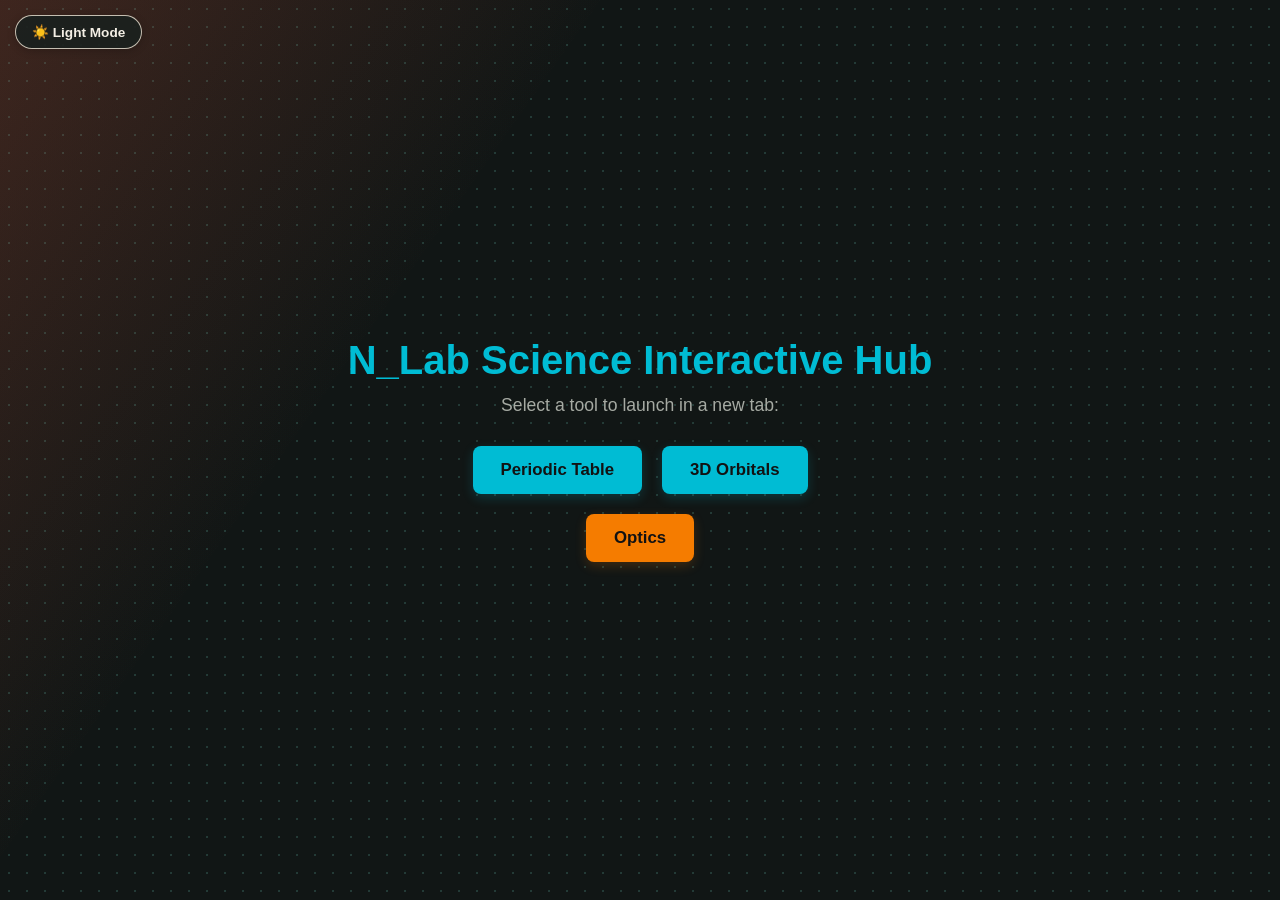
<file: index.html>
<!DOCTYPE html>
<html lang="en">
<head>
  <meta charset="UTF-8">
  <meta name="viewport" content="width=device-width, initial-scale=1.0">
  <title>N_Lab Science Interactive Hub</title>
  <link rel="stylesheet" href="Style.css">
</head>
<body class="dark-mode">

  <!-- Top-Left Mode Switcher Button -->
  <button id="theme-toggle" class="theme-btn" aria-label="Toggle theme">☀️ Light Mode</button>

  <!-- Full-Screen Central Main Panel -->
  <main class="main-panel">
    <div class="content-box">
      <h1>N_Lab Science Interactive Hub</h1>
      <p>Select a tool to launch in a new tab:</p>
      
      <!-- Action Buttons -->
      <div class="button-group">
        <button id="btn-ptable" class="chemistry-buttons">Periodic Table</button>
        <button id="btn-orbitals" class="chemistry-buttons">3D Orbitals</button>
      </div>
      <div class="button-group physics-button-group">
        <button id="btn-optics" class="physics-buttons">Optics</button>
      </div>
    </div>
  </main>

  <script src="Script.js"></script>
</body>
</html>
</file>
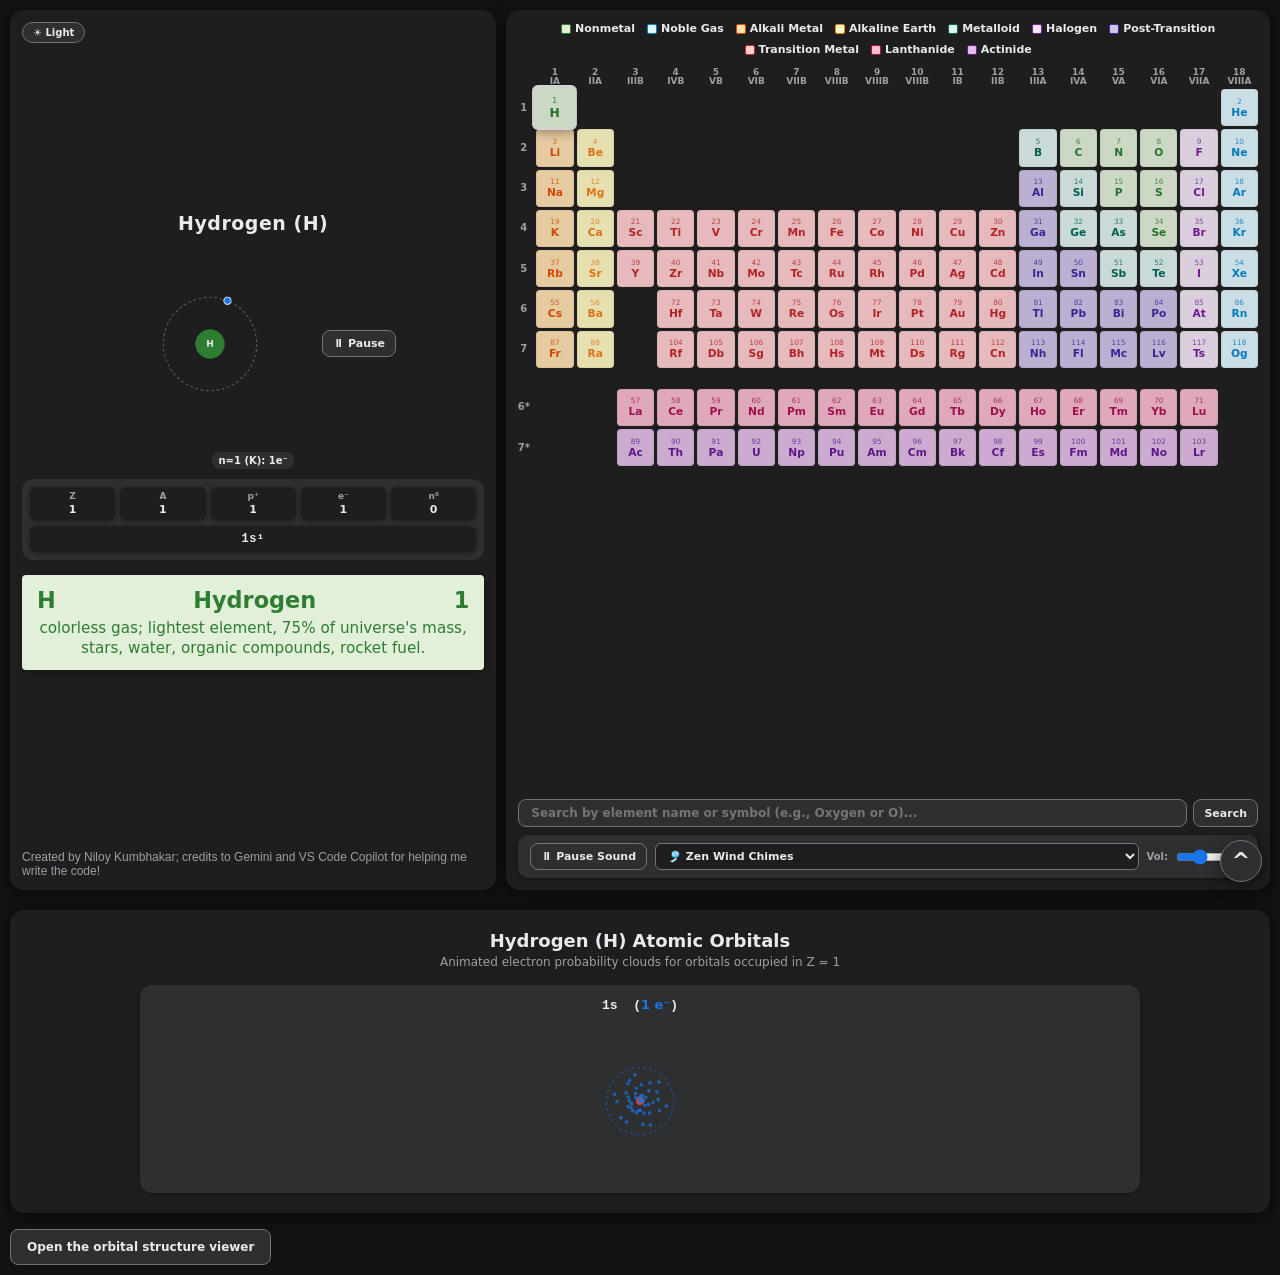
<file: Chemistry/Periodic Table.html>
<!DOCTYPE html>
<html lang="en" data-theme="dark">
<head>
  <meta charset="UTF-8">
  <meta name="viewport" content="width=device-width, initial-scale=1.0, maximum-scale=1.0, user-scalable=no">
  <title>Interactive Periodic Table & Animated Bohr Model</title>
  <style>
    /* ------------------------------ */
    /* Theme Variables & Modes        */
    /* ------------------------------ */
    
    /* Default Mode (Light) */
    :root {
      --bg-main: #f0f2f5;
      --bg-panel: #ffffff;
      --text-main: #202124;
      --text-muted: #5f6368;
      --tag-bg: #f1f3f4;
      --orbit-line: #a0a6b2;
      --shadow: 0 4px 15px rgba(0,0,0,0.08);
      --box-shadow: 0 1px 4px rgba(0,0,0,0.06);
    }
    
    /* Default Mode (Dark) */
    [data-theme="dark"] {
      --bg-main: #121212;
      --bg-panel: #1e1e1e;
      --text-main: #e8eaed;
      --text-muted: #9aa0a6;
      --tag-bg: #2d2f31;
      --orbit-line: #6e737d;
      --shadow: 0 4px 15px rgba(0,0,0,0.5);
      --box-shadow: 0 1px 4px rgba(0,0,0,0.4);
    }

    /* ------------------------------ */
    /* Base Styles                    */
    /* ------------------------------ */
    * { box-sizing: border-box; margin: 0; padding: 0; font-family: system-ui, -apple-system, sans-serif; }
    
    body { 
      background: var(--bg-main); 
      color: var(--text-main); 
      min-height: 100vh; 
      width: 100vw; 
      display: flex; 
      flex-direction: column;
      overflow-x: hidden;
      transition: background 0.4s ease, color 0.4s ease;
    }

    /* Main App Wrapper (Top Sections) */
    .app-wrapper {
      display: flex;
      flex-direction: row; 
      width: 100%;
      height: 100vh;
      padding: 10px;
      gap: 10px;
      flex-shrink: 0;
    }

    .panel {
      background: var(--bg-panel);
      border-radius: 14px;
      box-shadow: var(--shadow);
      display: flex;
      flex-direction: column;
      transition: background 0.4s ease, box-shadow 0.4s ease;
    }

    /* Left Panel: Bohr Model, Stats & Flashcard */
    .bohr-panel {
      flex: 1.25;
      min-width: 320px;
      padding: 12px;
      position: relative;
      display: flex;
      flex-direction: column;
      align-items: center;
      justify-content: flex-start;
      overflow-y: auto;
    }

    /* Theme & Mode Controls Container */
    .theme-controls {
      position: absolute;
      top: 12px;
      left: 12px;
      display: flex;
      gap: 6px;
      z-index: 10;
    }
    .theme-btn {
      background: var(--tag-bg);
      color: var(--text-main);
      border: 1px solid var(--orbit-line);
      padding: 4px 10px;
      border-radius: 12px;
      font-size: 10px;
      font-weight: bold;
      cursor: pointer;
      transition: background 0.3s, color 0.3s, transform 0.1s;
    }
    .theme-btn:active { transform: scale(0.95); }

    .bohr-content-center {
      display: flex;
      flex-direction: column;
      align-items: center;
      justify-content: center;
      width: 100%;
      flex-grow: 1;
      margin-top: 25px;
    }

    .element-title {
      font-size: 19px;
      font-weight: 800;
      letter-spacing: 0.5px;
      text-align: center;
      margin-bottom: 6px;
    }

    .bohr-container {
      display: flex;
      align-items: center;
      justify-content: center;
      gap: 12px;
      width: 100%;
      margin: 4px 0;
    }

    .canvas-container { position: relative; width: 200px; height: 200px; flex-shrink: 0; }
    canvas { width: 100%; height: 100%; }

    .control-btn {
      background: var(--tag-bg);
      color: var(--text-main);
      border: 1px solid var(--orbit-line);
      padding: 6px 10px;
      border-radius: 8px;
      font-size: 11px;
      font-weight: 700;
      cursor: pointer;
      transition: background 0.2s, transform 0.1s;
      white-space: nowrap;
    }
    .control-btn:active { transform: scale(0.95); }

    .shell-tags { display: flex; flex-wrap: wrap; justify-content: center; gap: 4px; margin: 4px 0 10px 0; }
    .shell-tag { background: var(--tag-bg); border-radius: 8px; padding: 3px 6px; font-size: 10px; font-weight: 600; }

    .stats-box {
      width: 100%;
      background: var(--tag-bg);
      border-radius: 12px;
      padding: 8px;
      display: flex;
      flex-direction: column;
      gap: 6px;
      transition: background 0.3s;
    }

    .stats-grid { display: grid; grid-template-columns: repeat(5, 1fr); gap: 5px; }

    .stat-item {
      background: var(--bg-panel);
      padding: 4px 2px;
      border-radius: 6px;
      text-align: center;
      box-shadow: var(--box-shadow);
      display: flex;
      flex-direction: column;
      transition: background 0.3s;
    }
    .stat-item span { font-size: 9px; color: var(--text-muted); font-weight: 700; margin-bottom: 2px; }
    .stat-item strong { font-size: 11px; font-weight: 800; }

    .spdf-box {
      background: var(--bg-panel);
      padding: 6px;
      border-radius: 6px;
      box-shadow: var(--box-shadow);
      text-align: center;
      font-size: 12px;
      font-weight: 700;
      font-family: 'Courier New', Courier, monospace;
      letter-spacing: 0.5px;
      transition: background 0.3s;
    }

    /* Element Card Style */
    .element-card {
      width: 100%;
      border-radius: 4px;
      padding: 12px 15px;
      margin-top: 15px;
      box-shadow: 2px 2px 6px rgba(0,0,0,0.25);
      font-family: 'Comic Sans MS', 'Chalkboard SE', sans-serif;
      transition: background-color 0.4s ease, color 0.4s ease;
    }
    .card-header {
      display: flex;
      justify-content: space-between;
      align-items: center;
      font-size: 1.4rem;
      font-weight: bold;
      margin-bottom: 6px;
    }
    .card-body {
      text-align: center;
      font-size: 0.95rem;
      line-height: 1.3;
      font-weight: 500;
    }

    .footer-text {
      font-family: "Jokerman", cursive, sans-serif;
      font-size: 12px;
      margin-top: 15px;
      width: 100%;
      text-align: left;
      color: var(--text-muted);
    }

    /* Right Panel: Periodic Table & Audio Bar */
    .pt-panel {
      flex: 2;
      padding: 12px;
      display: flex;
      flex-direction: column;
      justify-content: space-between;
      overflow: auto;
    }

    .legend { 
      display: flex; 
      flex-wrap: wrap; 
      justify-content: center; 
      gap: 8px 12px; 
      margin-bottom: 10px; 
      font-size: 11px; 
      font-weight: 600; 
    }
    .legend-item { display: flex; align-items: center; gap: 4px; cursor: pointer; }
    .legend-box { width: 10px; height: 10px; border-radius: 2px; flex-shrink: 0; }

    /* Grid layout */
    .pt-grid { 
      display: grid; 
      grid-template-columns: 15px repeat(18, minmax(20px, 1fr)); 
      grid-template-rows: 20px repeat(7, 1fr) 15px repeat(2, 1fr);
      gap: 3px; 
      width: 100%; 
      min-width: 540px;
    }

    .grid-header {
      display: flex;
      flex-direction: column;
      align-items: center;
      justify-content: flex-end; 
      font-size: 9px;
      font-weight: 800;
      color: var(--text-muted);
      padding-bottom: 0px; 
      line-height: 1; 
    }
    .row-header {
      justify-content: center;
      padding-right: 4px;
      font-size: 10px;
    }

    .element-btn { 
      aspect-ratio: 1 / 1; 
      border-radius: 4px; 
      border: 1px solid rgba(0,0,0,0.05); 
      display: flex; 
      flex-direction: column; 
      align-items: center; 
      justify-content: center; 
      cursor: pointer; 
      transition: transform 0.1s, filter 0.3s; 
    }
    .element-btn:active { transform: scale(0.90); }
    .element-btn .num { font-size: 0.55em; opacity: 0.8; }
    .element-btn .sym { font-weight: bold; font-size: 0.8em; }
    
    .element-btn.active { outline: 2px solid var(--text-main); outline-offset: -1px; transform: scale(1.15); z-index: 2; box-shadow: 0 4px 8px rgba(0,0,0,0.3); }
    [data-theme="dark"] .element-btn { filter: brightness(0.9); }
    .element-btn.category-highlight { outline: 2px solid currentColor; outline-offset: 1px; filter: brightness(1.2) saturate(1.25); z-index: 3; box-shadow: 0 0 0 2px currentColor, 0 4px 8px rgba(0,0,0,0.3); }

    /* Bottom Container (Search + Audio Widget) */
    .bottom-controls {
      display: flex;
      flex-direction: column;
      gap: 8px;
      margin-top: 10px;
      min-width: 520px;
    }

    .search-widget {
      width: 100%;
      display: flex;
      gap: 6px;
    }
    .search-widget input {
      flex: 1;
      background: var(--tag-bg);
      color: var(--text-main);
      border: 1px solid var(--orbit-line);
      padding: 6px 12px;
      border-radius: 8px;
      font-size: 12px;
      font-weight: 600;
      outline: none;
      transition: background 0.3s, color 0.3s;
    }

    .audio-widget {
      width: 100%;
      background: var(--tag-bg);
      border-radius: 10px;
      padding: 8px 12px;
      display: flex;
      align-items: center;
      gap: 8px;
      box-shadow: var(--box-shadow);
      transition: background 0.3s;
    }
    .audio-widget select {
      flex: 1;
      background: var(--bg-panel);
      color: var(--text-main);
      border: 1px solid var(--orbit-line);
      padding: 5px 8px;
      border-radius: 6px;
      font-size: 11px;
      font-weight: 600;
      outline: none;
      cursor: pointer;
      transition: background 0.3s, color 0.3s;
    }
    .audio-widget input[type="range"] {
      width: 70px;
      accent-color: #1a73e8;
      cursor: pointer;
    }

    /* ---------------------------------------------------- */
    /* BOTTOM PANEL: Atomic Orbitals Showcase               */
    /* ---------------------------------------------------- */
    .orbitals-section-wrapper {
      width: 100%;
      padding: 10px;
      flex-shrink: 0;
    }

    .orbitals-panel {
      background: var(--bg-panel);
      border-radius: 14px;
      box-shadow: var(--shadow);
      padding: 20px;
      display: flex;
      flex-direction: column;
      align-items: center;
      width: 100%;
      transition: background 0.4s ease, box-shadow 0.4s ease;
    }

    .orbitals-header {
      font-size: 18px;
      font-weight: 800;
      margin-bottom: 4px;
      text-align: center;
    }

    .orbitals-subtitle {
      font-size: 12px;
      color: var(--text-muted);
      margin-bottom: 16px;
      text-align: center;
    }

    .orbitals-link {
      display: inline-block;
      margin-top: 16px;
      padding: 10px 16px;
      border: 1px solid var(--orbit-line);
      border-radius: 8px;
      color: var(--text-main);
      background: var(--tag-bg);
      font-size: 12px;
      font-weight: 700;
      text-decoration: none;
      transition: background 0.3s, color 0.3s, transform 0.1s;
    }
    .orbitals-link:hover { filter: brightness(1.1); }
    .orbitals-link:active { transform: scale(0.98); }

    .orbitals-grid {
      display: grid;
      grid-template-columns: repeat(auto-fit, minmax(220px, 1fr));
      gap: 16px;
      width: 100%;
      max-width: 1000px;
    }

    .orbital-card {
      background: var(--tag-bg);
      border-radius: 12px;
      padding: 12px;
      display: flex;
      flex-direction: column;
      align-items: center;
      box-shadow: var(--box-shadow);
      transition: background 0.3s;
    }

    /* Force orbital cards in dark mode to keep standard dark background regardless of active secondary mode */
    [data-theme="dark"] .orbital-card {
      background: #2d2f31 !important;
    }

    .orbital-title {
      font-size: 13px;
      font-weight: 700;
      font-family: 'Courier New', Courier, monospace;
      margin-bottom: 8px;
    }

    .orbital-canvas-box {
      position: relative;
      width: 160px;
      height: 160px;
    }

    .orbital-canvas-box canvas {
      width: 100%;
      height: 100%;
    }

    .back-to-top {
      position: fixed;
      right: 18px;
      bottom: 18px;
      z-index: 20;
      width: 42px;
      height: 42px;
      border: 1px solid var(--orbit-line);
      border-radius: 50%;
      background: var(--tag-bg);
      color: var(--text-main);
      box-shadow: var(--shadow);
      font-size: 22px;
      font-weight: 800;
      line-height: 1;
      cursor: pointer;
      transition: transform 0.2s, filter 0.2s;
    }
    .back-to-top:hover { filter: brightness(1.15); transform: translateY(-3px); }

    @media (orientation: portrait) {
      .app-wrapper { flex-direction: column; height: auto; }
      .bohr-panel { flex: unset; height: 50vh; }
      .pt-panel { flex: unset; height: 50vh; }
    }
  </style>
</head>
<body>

<div class="app-wrapper">
  <!-- Left Panel -->
  <div class="panel bohr-panel">
    
    <!-- Theme & Mode Controls -->
    <div class="theme-controls">
      <button id="themeToggle" class="theme-btn">☀️ Light</button>
    </div>
    
    <div class="bohr-content-center">
      <div id="elementTitle" class="element-title">--</div>
      
      <div class="bohr-container">
        <div class="canvas-container">
          <canvas id="bohrCanvas" width="300" height="300"></canvas>
        </div>
        <button id="playPauseBtn" class="control-btn" title="Play or Pause Animation">⏸ Pause</button>
      </div>
      
      <div class="shell-tags" id="shellTags"></div>

      <div class="stats-box">
        <div class="stats-grid">
          <div class="stat-item"><span>Z</span><strong id="detZ">--</strong></div>
          <div class="stat-item"><span>A</span><strong id="detA">--</strong></div>
          <div class="stat-item"><span>p⁺</span><strong id="detP">--</strong></div>
          <div class="stat-item"><span>e⁻</span><strong id="detE">--</strong></div>
          <div class="stat-item"><span>n⁰</span><strong id="detN">--</strong></div>
        </div>
        <div class="spdf-box" id="detConf">--</div>
      </div>

      <!-- Flashcard Section -->
      <div class="element-card" id="elementCard">
        <div class="card-header">
          <span id="cardSym">--</span>
          <span id="cardName">--</span>
          <span id="cardZ">--</span>
        </div>
        <div class="card-body" id="cardBody">--</div>
      </div>
    </div>

    <div class="footer-text">Created by Niloy Kumbhakar; credits to Gemini and VS Code Copilot for helping me write the code!</div>
  </div>
  
  <!-- Right Panel -->
  <div class="panel pt-panel">
    <div>
      <div class="legend" id="legend"></div>
      <div class="pt-grid" id="ptGrid"></div>
    </div>

    <!-- Bottom Actions Container -->
    <div class="bottom-controls">
      <div class="search-widget">
        <input type="search" id="elSearch" list="elList" placeholder="Search by element name or symbol (e.g., Oxygen or O)...">
        <datalist id="elList"></datalist>
        <button id="searchEnterBtn" class="control-btn">Search</button>
      </div>
      
      <div class="audio-widget">
        <button id="musicToggleBtn" class="control-btn">⏸ Pause Sound</button>
        <select id="musicSelect">
          <option value="chimes" selected>🎐 Zen Wind Chimes</option>
          <option value="chords">🎵 Ambient Chords</option>
          <option value="rain">🌧️ Soft Rain</option>
          <option value="waves">🌊 Ocean Waves</option>
          <option value="wind">🍃 Whispering Wind</option>
          <option value="stream">🏞️ Forest Stream</option>
          <option value="birds">🐦 Forest Birds</option>
          <option value="bowls">🥣 Singing Bowls</option>
          <option value="drone">🌌 Cosmic Drone</option>
          <option value="breeze">🌾 Meadow Breeze</option>
        </select>
        <span style="font-size: 10px; font-weight: bold; color: var(--text-muted);">Vol:</span>
        <input type="range" id="volumeSlider" min="0" max="1" step="0.05" value="0.3" title="Volume">
      </div>
    </div>
  </div>
</div>

<!-- Scroll-down panel for Atomic Orbitals Showcase -->
<div class="orbitals-section-wrapper">
  <div class="orbitals-panel">
    <div class="orbitals-header" id="orbitalsHeaderTitle">Atomic Orbitals Showcase</div>
    <div class="orbitals-subtitle" id="orbitalsSubtitle">Animated electron cloud probability distributions for the occupied orbitals of the selected element</div>
    <div class="orbitals-grid" id="orbitalsGrid">
      <!-- Dynamically generated orbital cards will appear here -->
    </div>
  </div>
  <a class="orbitals-link" href="Orbitals.html">Open the orbital structure viewer</a></center>
</div>

<button class="back-to-top" type="button" title="Back to top" aria-label="Back to top">^</button>

<script>
// Theme & Mode Controls
const themeBtn = document.getElementById('themeToggle');

document.querySelector('.back-to-top').addEventListener('click', () => {
  window.scrollTo({ top: 0, behavior: 'smooth' });
});

themeBtn.addEventListener('click', () => {
  const isDark = document.documentElement.getAttribute('data-theme') === 'dark';
  document.documentElement.setAttribute('data-theme', isDark ? 'light' : 'dark');
  themeBtn.innerHTML = isDark ? '🌙 Dark' : '☀️ Light';
});

// Bohr Model Animation Control
let isPlaying = true;
const playPauseBtn = document.getElementById('playPauseBtn');
playPauseBtn.addEventListener('click', () => {
  isPlaying = !isPlaying;
  playPauseBtn.innerText = isPlaying ? '⏸ Pause' : '▶ Play';
});

// Synthesized Nature & Music Engine
let audioCtx = null;
let musicPlaying = true; 
let currentSourceNodes = [];
let chimeInterval = null;
let masterGain = null;
let isAudioInitialized = false;

function initAudio() {
  if (!audioCtx) {
    audioCtx = new (window.AudioContext || window.webkitAudioContext)();
    masterGain = audioCtx.createGain();
    masterGain.gain.value = parseFloat(document.getElementById('volumeSlider').value);
    masterGain.connect(audioCtx.destination);
  }
}

function stopMusic() {
  if (chimeInterval) { clearInterval(chimeInterval); chimeInterval = null; }
  currentSourceNodes.forEach(node => {
    try { node.stop(); } catch(e){}
    try { node.disconnect(); } catch(e){}
  });
  currentSourceNodes = [];
  if (audioCtx && audioCtx.state === 'running') {
    audioCtx.suspend();
  }
}

function createNoiseBuffer() {
  let bufferSize = audioCtx.sampleRate * 3;
  let buffer = audioCtx.createBuffer(1, bufferSize, audioCtx.sampleRate);
  let output = buffer.getChannelData(0);
  for (let i = 0; i < bufferSize; i++) { output[i] = Math.random() * 2 - 1; }
  return buffer;
}

function startMusic() {
  initAudio();
  if (audioCtx.state === 'suspended') { audioCtx.resume(); }
  
  if (chimeInterval) { clearInterval(chimeInterval); }
  currentSourceNodes.forEach(n => { try { n.stop(); n.disconnect(); } catch(e){} });
  currentSourceNodes = [];

  const type = document.getElementById('musicSelect').value;

  if (type === 'chords') {
    const freqs = [130.81, 164.81, 196.00, 246.94, 293.66, 329.63];
    freqs.forEach((f, idx) => {
      let osc = audioCtx.createOscillator(); let gain = audioCtx.createGain();
      osc.type = 'triangle'; osc.frequency.value = f;
      let lfo = audioCtx.createOscillator(); let lfoGain = audioCtx.createGain();
      lfo.frequency.value = 0.08 + idx * 0.02; lfoGain.gain.value = 0.06;
      lfo.connect(lfoGain); lfoGain.connect(gain.gain);
      gain.gain.value = 0.05; osc.connect(gain); gain.connect(masterGain);
      osc.start(); lfo.start(); currentSourceNodes.push(osc, lfo);
    });
  } else if (type === 'rain') {
    let noise = audioCtx.createBufferSource(); noise.buffer = createNoiseBuffer(); noise.loop = true;
    let filter = audioCtx.createBiquadFilter(); filter.type = 'lowpass'; filter.frequency.value = 750;
    noise.connect(filter); filter.connect(masterGain); noise.start(); currentSourceNodes.push(noise);
  } else if (type === 'waves') {
    let noise = audioCtx.createBufferSource(); noise.buffer = createNoiseBuffer(); noise.loop = true;
    let filter = audioCtx.createBiquadFilter(); filter.type = 'lowpass';
    let lfo = audioCtx.createOscillator(); lfo.frequency.value = 0.1; let lfoGain = audioCtx.createGain(); lfoGain.gain.value = 350;
    filter.frequency.value = 450; lfo.connect(lfoGain); lfoGain.connect(filter.frequency);
    noise.connect(filter); filter.connect(masterGain); noise.start(); lfo.start(); currentSourceNodes.push(noise, lfo);
  } else if (type === 'wind') {
    let noise = audioCtx.createBufferSource(); noise.buffer = createNoiseBuffer(); noise.loop = true;
    let filter = audioCtx.createBiquadFilter(); filter.type = 'bandpass'; filter.Q.value = 3.0;
    let lfo = audioCtx.createOscillator(); lfo.frequency.value = 0.15; let lfoGain = audioCtx.createGain(); lfoGain.gain.value = 250;
    filter.frequency.value = 400; lfo.connect(lfoGain); lfoGain.connect(filter.frequency);
    noise.connect(filter); filter.connect(masterGain); noise.start(); lfo.start(); currentSourceNodes.push(noise, lfo);
  } else if (type === 'stream') {
    let noise = audioCtx.createBufferSource(); noise.buffer = createNoiseBuffer(); noise.loop = true;
    let filter = audioCtx.createBiquadFilter(); filter.type = 'bandpass'; filter.Q.value = 1.5;
    let lfo = audioCtx.createOscillator(); lfo.frequency.value = 2.5; let lfoGain = audioCtx.createGain(); lfoGain.gain.value = 300;
    filter.frequency.value = 900; lfo.connect(lfoGain); lfoGain.connect(filter.frequency);
    noise.connect(filter); filter.connect(masterGain); noise.start(); lfo.start(); currentSourceNodes.push(noise, lfo);
  } else if (type === 'birds') {
    let noise = audioCtx.createBufferSource(); noise.buffer = createNoiseBuffer(); noise.loop = true;
    let filter = audioCtx.createBiquadFilter(); filter.type = 'lowpass'; filter.frequency.value = 500;
    let noiseGain = audioCtx.createGain(); noiseGain.gain.value = 0.3;
    noise.connect(filter); filter.connect(noiseGain); noiseGain.connect(masterGain);
    noise.start(); currentSourceNodes.push(noise);

    chimeInterval = setInterval(() => {
      if (Math.random() > 0.4 && audioCtx.state === 'running') {
        let osc = audioCtx.createOscillator(); let gain = audioCtx.createGain();
        osc.type = 'sine';
        let startTime = audioCtx.currentTime;
        let baseFreq = 2200 + Math.random() * 1800;
        osc.frequency.setValueAtTime(baseFreq, startTime);
        osc.frequency.exponentialRampToValueAtTime(baseFreq + 1000, startTime + 0.06);
        osc.frequency.exponentialRampToValueAtTime(baseFreq - 600, startTime + 0.12);
        
        gain.gain.setValueAtTime(0.04, startTime);
        gain.gain.exponentialRampToValueAtTime(0.0001, startTime + 0.15);
        
        osc.connect(gain); gain.connect(masterGain);
        osc.start(startTime); osc.stop(startTime + 0.16);
      }
    }, 800);
  } else if (type === 'bowls') {
    [216, 217.5, 432, 434.2].forEach((f, i) => {
      let osc = audioCtx.createOscillator(); let gain = audioCtx.createGain();
      osc.type = 'sine'; osc.frequency.value = f; gain.gain.value = 0.06 / (i + 1);
      osc.connect(gain); gain.connect(masterGain); osc.start(); currentSourceNodes.push(osc);
    });
  } else if (type === 'chimes') {
    const scale = [523.25, 659.25, 783.99, 880, 1046.50, 1174.66];
    chimeInterval = setInterval(() => {
      if (Math.random() > 0.4 && audioCtx.state === 'running') {
        let note = scale[Math.floor(Math.random() * scale.length)];
        let osc = audioCtx.createOscillator(); let gain = audioCtx.createGain();
        osc.type = 'sine'; osc.frequency.value = note;
        gain.gain.setValueAtTime(0.08, audioCtx.currentTime);
        gain.gain.exponentialRampToValueAtTime(0.0001, audioCtx.currentTime + 3.0);
        osc.connect(gain); gain.connect(masterGain);
        osc.start(); osc.stop(audioCtx.currentTime + 3.1);
      }
    }, 1200);
  } else if (type === 'drone') {
    [108, 216, 324].forEach((f, i) => {
      let osc = audioCtx.createOscillator(); let gain = audioCtx.createGain();
      osc.type = 'sine'; osc.frequency.value = f; gain.gain.value = 0.07 / (i + 1);
      osc.connect(gain); gain.connect(masterGain); osc.start(); currentSourceNodes.push(osc);
    });
  } else if (type === 'breeze') {
    let noise = audioCtx.createBufferSource(); noise.buffer = createNoiseBuffer(); noise.loop = true;
    let filter = audioCtx.createBiquadFilter(); filter.type = 'lowpass';
    let lfo = audioCtx.createOscillator(); lfo.frequency.value = 0.08; let lfoGain = audioCtx.createGain(); lfoGain.gain.value = 200;
    filter.frequency.value = 350; lfo.connect(lfoGain); lfoGain.connect(filter.frequency);
    noise.connect(filter); filter.connect(masterGain); noise.start(); lfo.start(); currentSourceNodes.push(noise, lfo);
  }
}

function autoPlayOnFirstInteraction() {
  if (!isAudioInitialized && musicPlaying) {
    isAudioInitialized = true;
    startMusic();
  }
  document.removeEventListener('click', autoPlayOnFirstInteraction);
}
document.addEventListener('click', autoPlayOnFirstInteraction);

const musicBtn = document.getElementById('musicToggleBtn');
musicBtn.addEventListener('click', () => {
  musicPlaying = !musicPlaying;
  isAudioInitialized = true;
  if (musicPlaying) {
    startMusic();
    musicBtn.innerText = '⏸ Pause Sound';
  } else {
    stopMusic();
    musicBtn.innerText = '▶ Play Sound';
  }
});

document.getElementById('musicSelect').addEventListener('change', () => {
  if (musicPlaying && isAudioInitialized) startMusic();
});

document.getElementById('volumeSlider').addEventListener('input', (e) => {
  if (masterGain) { masterGain.gain.value = parseFloat(e.target.value); }
});

// Periodic Table Data
const categories = {
  "nonmetal": { name: "Nonmetal", bg: "#e2f0d9", text: "#2e7d32" },
  "noble": { name: "Noble Gas", bg: "#e1f5fe", text: "#0288d1" },
  "alkali": { name: "Alkali Metal", bg: "#ffe0b2", text: "#e65100" },
  "alkaline": { name: "Alkaline Earth", bg: "#fff9c4", text: "#f57f17" },
  "metalloid": { name: "Metalloid", bg: "#e0f2f1", text: "#00695c" },
  "halogen": { name: "Halogen", bg: "#f3e5f5", text: "#7b1fa2" },
  "post-transition": { name: "Post-Transition", bg: "#d1c4e9", text: "#4527a0" },
  "transition": { name: "Transition Metal", bg: "#ffcdd2", text: "#c62828" },
  "lanthanide": { name: "Lanthanide", bg: "#f8bbd0", text: "#ad1457" },
  "actinide": { name: "Actinide", bg: "#e1bee7", text: "#6a1b9a" }
};

const elementNames = ["Hydrogen","Helium","Lithium","Beryllium","Boron","Carbon","Nitrogen","Oxygen","Fluorine","Neon","Sodium","Magnesium","Aluminum","Silicon","Phosphorus","Sulfur","Chlorine","Argon","Potassium","Calcium","Scandium","Titanium","Vanadium","Chromium","Manganese","Iron","Cobalt","Nickel","Copper","Zinc","Gallium","Germanium","Arsenic","Selenium","Bromine","Krypton","Rubidium","Strontium","Yttrium","Zirconium","Niobium","Molybdenum","Technetium","Ruthenium","Rhodium","Palladium","Silver","Cadmium","Indium","Tin","Antimony","Tellurium","Iodine","Xenon","Cesium","Barium","Lanthanum","Cerium","Praseodymium","Neodymium","Promethium","Samarium","Europium","Gadolinium","Terbium","Dysprosium","Holmium","Erbium","Thulium","Ytterbium","Lutetium","Hafnium","Tantalum","Tungsten","Rhenium","Osmium","Iridium","Platinum","Gold","Mercury","Thallium","Lead","Bismuth","Polonium","Astatine","Radon","Francium","Radium","Actinium","Thorium","Protactinium","Uranium","Neptunium","Plutonium","Americium","Curium","Berkelium","Californium","Einsteinium","Fermium","Mendelevium","Nobelium","Lawrencium","Rutherfordium","Dubnium","Seaborgium","Bohrium","Hassium","Meitnerium","Darmstadtium","Roentgenium","Copernicium","Nihonium","Flerovium","Moscovium","Livermorium","Tennessine","Oganesson"];

const rawData = [
  [1,"H",1,1,"nonmetal"],[2,"He",1,18,"noble"],
  [3,"Li",2,1,"alkali"],[4,"Be",2,2,"alkaline"],[5,"B",2,13,"metalloid"],[6,"C",2,14,"nonmetal"],[7,"N",2,15,"nonmetal"],[8,"O",2,16,"nonmetal"],[9,"F",2,17,"halogen"],[10,"Ne",2,18,"noble"],
  [11,"Na",3,1,"alkali"],[12,"Mg",3,2,"alkaline"],[13,"Al",3,13,"post-transition"],[14,"Si",3,14,"metalloid"],[15,"P",3,15,"nonmetal"],[16,"S",3,16,"nonmetal"],[17,"Cl",3,17,"halogen"],[18,"Ar",3,18,"noble"],
  [19,"K",4,1,"alkali"],[20,"Ca",4,2,"alkaline"],[21,"Sc",4,3,"transition"],[22,"Ti",4,4,"transition"],[23,"V",4,5,"transition"],[24,"Cr",4,6,"transition"],[25,"Mn",4,7,"transition"],[26,"Fe",4,8,"transition"],[27,"Co",4,9,"transition"],[28,"Ni",4,10,"transition"],[29,"Cu",4,11,"transition"],[30,"Zn",4,12,"transition"],[31,"Ga",4,13,"post-transition"],[32,"Ge",4,14,"metalloid"],[33,"As",4,15,"metalloid"],[34,"Se",4,16,"nonmetal"],[35,"Br",4,17,"halogen"],[36,"Kr",4,18,"noble"],
  [37,"Rb",5,1,"alkali"],[38,"Sr",5,2,"alkaline"],[39,"Y",5,3,"transition"],[40,"Zr",5,4,"transition"],[41,"Nb",5,5,"transition"],[42,"Mo",5,6,"transition"],[43,"Tc",5,7,"transition"],[44,"Ru",5,8,"transition"],[45,"Rh",5,9,"transition"],[46,"Pd",5,10,"transition"],[47,"Ag",5,11,"transition"],[48,"Cd",5,12,"transition"],[49,"In",5,13,"post-transition"],[50,"Sn",5,14,"post-transition"],[51,"Sb",5,15,"metalloid"],[52,"Te",5,16,"metalloid"],[53,"I",5,17,"halogen"],[54,"Xe",5,18,"noble"],
  [55,"Cs",6,1,"alkali"],[56,"Ba",6,2,"alkaline"],[57,"La",8,3,"lanthanide"],[58,"Ce",8,4,"lanthanide"],[59,"Pr",8,5,"lanthanide"],[60,"Nd",8,6,"lanthanide"],[61,"Pm",8,7,"lanthanide"],[62,"Sm",8,8,"lanthanide"],[63,"Eu",8,9,"lanthanide"],[64,"Gd",8,10,"lanthanide"],[65,"Tb",8,11,"lanthanide"],[66,"Dy",8,12,"lanthanide"],[67,"Ho",8,13,"lanthanide"],[68,"Er",8,14,"lanthanide"],[69,"Tm",8,15,"lanthanide"],[70,"Yb",8,16,"lanthanide"],[71,"Lu",8,17,"lanthanide"],[72,"Hf",6,4,"transition"],[73,"Ta",6,5,"transition"],[74,"W",6,6,"transition"],[75,"Re",6,7,"transition"],[76,"Os",6,8,"transition"],[77,"Ir",6,9,"transition"],[78,"Pt",6,10,"transition"],[79,"Au",6,11,"transition"],[80,"Hg",6,12,"transition"],[81,"Tl",6,13,"post-transition"],[82,"Pb",6,14,"post-transition"],[83,"Bi",6,15,"post-transition"],[84,"Po",6,16,"post-transition"],[85,"At",6,17,"halogen"],[86,"Rn",6,18,"noble"],
  [87,"Fr",7,1,"alkali"],[88,"Ra",7,2,"alkaline"],[89,"Ac",9,3,"actinide"],[90,"Th",9,4,"actinide"],[91,"Pa",9,5,"actinide"],[92,"U",9,6,"actinide"],[93,"Np",9,7,"actinide"],[94,"Pu",9,8,"actinide"],[95,"Am",9,9,"actinide"],[96,"Cm",9,10,"actinide"],[97,"Bk",9,11,"actinide"],[98,"Cf",9,12,"actinide"],[99,"Es",9,13,"actinide"],[100,"Fm",9,14,"actinide"],[101,"Md",9,15,"actinide"],[102,"No",9,16,"actinide"],[103,"Lr",9,17,"actinide"],[104,"Rf",7,4,"transition"],[105,"Db",7,5,"transition"],[106,"Sg",7,6,"transition"],[107,"Bh",7,7,"transition"],[108,"Hs",7,8,"transition"],[109,"Mt",7,9,"transition"],[110,"Ds",7,10,"transition"],[111,"Rg",7,11,"transition"],[112,"Cn",7,12,"transition"],[113,"Nh",7,13,"post-transition"],[114,"Fl",7,14,"post-transition"],[115,"Mc",7,15,"post-transition"],[116,"Lv",7,16,"post-transition"],[117,"Ts",7,17,"halogen"],[118,"Og",7,18,"noble"]
];

const massMap = [0,1,4,7,9,11,12,14,16,19,20,23,24,27,28,31,32,35,40,39,40,45,48,51,52,55,56,59,59,64,65,70,73,75,79,80,84,85,88,89,91,93,96,98,101,103,106,108,112,115,119,122,128,127,131,133,137,139,140,141,144,145,150,152,157,159,163,165,167,169,173,175,178,181,184,186,190,192,195,197,201,204,207,209,209,210,222,223,226,227,232,231,238,237,244,243,247,247,251,252,257,258,259,262,267,268,269,270,277,278,281,282,285,286,289,290,293,294,294];

function getElementFact(el) {
  const exactCardMap = {
    1: "colorless gas; lightest element, 75% of universe's mass, stars, water, organic compounds, rocket fuel.",
    6: "solid; basis of all known life, diamond, graphite, coal, organic molecules.",
    8: "colorless gas; 21% of air, H₂O, 65% of the body, organic molecules, blood, breathing, fire, half of Earth's crust, minerals, oxides",
    7: "colorless gas; 78% of air, proteins, DNA, explosives, fertilizers.",
    11: "solid (soft metal); salt (NaCl), nerve function, baking soda, streetlights.",
    20: "solid (metal); bones, teeth, milk, chalk, limestone, cement.",
    26: "solid (magnetic metal); steel, blood (hemoglobin), Earth's core, construction.",
    79: "solid (yellow metal); jewelry, electronics, currency, extremely non-reactive."
  };
  
  if (exactCardMap[el.z]) return exactCardMap[el.z];

  let state = "solid";
  const gases = [1,2,7,8,9,10,17,18,36,54,86,118];
  const liquids = [35, 80];
  if (gases.includes(el.z)) state = "colorless gas (mostly)";
  if (liquids.includes(el.z)) state = "liquid at room temp";
  
  let desc = `${state}; classified as a ${categories[el.cat].name.toLowerCase()}. `;
  desc += `Known relative atomic mass is approx ${massMap[el.z] || 'Unknown'}. Found in various chemical compounds based on its valence electron structure.`;
  return desc;
}

function toSuperscript(num) {
  const sup = {'0':'⁰','1':'¹','2':'²','3':'³','4':'⁴','5':'⁵','6':'⁶','7':'⁷','8':'⁸','9':'⁹'};
  return num.toString().split('').map(d => sup[d]).join('');
}

function getSPDF(z) {
  if (z === 1) return "1s¹"; if (z === 2) return "1s²";
  const order = ["1s","2s","2p","3s","3p","4s","3d","4p","5s","4d","5p","6s","4f","5d","6p","7s","5f","6d","7p"];
  const caps = [2, 2, 6, 2, 6, 2, 10, 6, 2, 10, 6, 2, 14, 10, 6, 2, 14, 10, 6];
  const nobles = [{z:118, s:"[Og]"}, {z:86, s:"[Rn]"}, {z:54, s:"[Xe]"}, {z:36, s:"[Kr]"}, {z:18, s:"[Ar]"}, {z:10, s:"[Ne]"}, {z:2, s:"[He]"}];
  let core = nobles.find(n => n.z < z);
  let rem = z; let configObj = {};
  for (let i = 0; i < order.length; i++) {
    if (rem <= 0) break; let take = Math.min(rem, caps[i]); configObj[order[i]] = take; rem -= take;
  }
  const exc = {
    24: {"4s":1,"3d":5}, 29: {"4s":1,"3d":10}, 41: {"5s":1,"4d":4}, 42: {"5s":1,"4d":5},
    44: {"5s":1,"4d":7}, 45: {"5s":1,"4d":8}, 46: {"5s":0,"4d":10}, 47: {"5s":1,"4d":10},
    57: {"6s":2,"4f":0,"5d":1}, 58: {"6s":2,"4f":1,"5d":1}, 64: {"6s":2,"4f":7,"5d":1},
    78: {"6s":1,"4f":14,"5d":9}, 79: {"6s":1,"4f":14,"5d":10},
    89: {"7s":2,"5f":0,"6d":1}, 90: {"7s":2,"5f":0,"6d":2}, 91: {"7s":2,"5f":2,"6d":1},
    92: {"7s":2,"5f":3,"6d":1}, 93: {"7s":2,"5f":4,"6d":1}, 96: {"7s":2,"5f":7,"6d":1}
  };
  if (exc[z]) Object.assign(configObj, exc[z]);
  let lVal = {"s":0,"p":1,"d":2,"f":3};
  let present = Object.keys(configObj).filter(k => configObj[k] > 0);
  if (core) {
    let cRem = core.z; let cObj = {};
    for (let i=0; i<order.length; i++) {
      if (cRem <= 0) break; let take = Math.min(cRem, caps[i]); cObj[order[i]] = take; cRem -= take;
    }
    present = present.filter(k => configObj[k] > (cObj[k] || 0));
  }
  present.sort((a,b) => {
    if (a[0] !== b[0]) return parseInt(a[0]) - parseInt(b[0]);
    return lVal[a[1]] - lVal[b[1]];
  });
  let res = core ? [core.s] : [];
  present.forEach(k => res.push(k + toSuperscript(configObj[k])));
  return res.join(" ");
}

function getDetailedConfig(z) {
  if (z === 1) return {"1s": 1}; if (z === 2) return {"1s": 2};
  const order = ["1s","2s","2p","3s","3p","4s","3d","4p","5s","4d","5p","6s","4f","5d","6p","7s","5f","6d","7p"];
  const caps = [2, 2, 6, 2, 6, 2, 10, 6, 2, 10, 6, 2, 14, 10, 6, 2, 14, 10, 6];
  let rem = z; let configObj = {};
  for (let i = 0; i < order.length; i++) {
    if (rem <= 0) break; let take = Math.min(rem, caps[i]); configObj[order[i]] = take; rem -= take;
  }
  const exc = {
    24: {"4s":1,"3d":5}, 29: {"4s":1,"3d":10}, 41: {"5s":1,"4d":4}, 42: {"5s":1,"4d":5},
    44: {"5s":1,"4d":7}, 45: {"5s":1,"4d":8}, 46: {"5s":0,"4d":10}, 47: {"5s":1,"4d":10},
    57: {"6s":2,"4f":0,"5d":1}, 58: {"6s":2,"4f":1,"5d":1}, 64: {"6s":2,"4f":7,"5d":1},
    78: {"6s":1,"4f":14,"5d":9}, 79: {"6s":1,"4f":14,"5d":10},
    89: {"7s":2,"5f":0,"6d":1}, 90: {"7s":2,"5f":0,"6d":2}, 91: {"7s":2,"5f":2,"6d":1},
    92: {"7s":2,"5f":3,"6d":1}, 93: {"7s":2,"5f":4,"6d":1}, 96: {"7s":2,"5f":7,"6d":1}
  };
  if (exc[z]) Object.assign(configObj, exc[z]);
  let active = {};
  Object.keys(configObj).forEach(k => {
    if (configObj[k] > 0) active[k] = configObj[k];
  });
  return active;
}

function getShells(z) {
  let cap = [2, 8, 18, 32, 50, 72, 98];
  let shells = [], rem = z;
  for (let c of cap) {
    if (rem <= 0) break;
    let t = Math.min(rem, c);
    shells.push(t); rem -= t;
  }
  return shells;
}

const elements = rawData.map(d => ({ z: d[0], sym: d[1], row: d[2], col: d[3], cat: d[4], name: elementNames[d[0]-1], shells: getShells(d[0]) }));

// Default element selection set to Hydrogen (Z=1)
let selected = elements.find(el => el.z === 1) || elements[0]; 
let rotationAngle = 0;
let orbitalAnimId = null;
let activeOrbitalRenderers = [];

function animate() {
  const canvas = document.getElementById('bohrCanvas');
  const ctx = canvas.getContext('2d');
  const size = 300, center = size / 2;
  
  ctx.clearRect(0, 0, size, size);
  const catColor = categories[selected.cat] || categories['nonmetal'];
  const orbitColor = getComputedStyle(document.body).getPropertyValue('--orbit-line').trim();

  // Nucleus
  ctx.beginPath();
  ctx.arc(center, center, 22, 0, Math.PI * 2);
  ctx.fillStyle = catColor.text;
  ctx.fill();
  ctx.fillStyle = '#ffffff';
  ctx.font = 'bold 14px sans-serif';
  ctx.textAlign = 'center'; ctx.textBaseline = 'middle';
  ctx.fillText(selected.sym, center, center);

  const n = selected.shells.length;
  const minR = 38, maxR = 135;
  const step = n > 1 ? (maxR - minR) / (n - 1) : 0;

  selected.shells.forEach((count, i) => {
    const r = n === 1 ? 70 : minR + i * step;
    ctx.beginPath();
    ctx.arc(center, center, r, 0, Math.PI * 2);
    ctx.strokeStyle = orbitColor; ctx.lineWidth = 1.2; ctx.setLineDash([4, 4]);
    ctx.stroke(); ctx.setLineDash([]);

    const speed = (n - i) * 0.006;
    const offset = rotationAngle * (i % 2 === 0 ? speed : -speed);

    for (let j = 0; j < count; j++) {
      const angle = (j * 2 * Math.PI) / count - Math.PI / 2 + offset;
      const x = center + r * Math.cos(angle), y = center + r * Math.sin(angle);
      ctx.beginPath();
      ctx.arc(x, y, 5.5, 0, Math.PI * 2);
      ctx.fillStyle = '#1a73e8'; ctx.fill();
      ctx.strokeStyle = '#ffffff'; ctx.lineWidth = 1.2; ctx.stroke();
    }
  });

  if (isPlaying) rotationAngle += 1;
  requestAnimationFrame(animate);
}

// ----------------------------------------------------
// ORBITAL ANIMATION RENDERER
// ----------------------------------------------------
function setupOrbitalsPanel() {
  const grid = document.getElementById('orbitalsGrid');
  grid.innerHTML = '';
  activeOrbitalRenderers = [];

  document.getElementById('orbitalsHeaderTitle').innerText = `${selected.name} (${selected.sym}) Atomic Orbitals`;
  document.getElementById('orbitalsSubtitle').innerText = `Animated electron probability clouds for orbitals occupied in Z = ${selected.z}`;

  const config = getDetailedConfig(selected.z);
  const orbitalKeys = Object.keys(config);

  orbitalKeys.forEach(orbKey => {
    const count = config[orbKey];
    const card = document.createElement('div');
    card.className = 'orbital-card';

    const title = document.createElement('div');
    title.className = 'orbital-title';
    title.innerHTML = `${orbKey} &nbsp;(<span style="color:#1a73e8">${count} e⁻</span>)`;
    card.appendChild(title);

    const box = document.createElement('div');
    box.className = 'orbital-canvas-box';
    const canvas = document.createElement('canvas');
    canvas.width = 160;
    canvas.height = 160;
    box.appendChild(canvas);
    card.appendChild(box);
    grid.appendChild(card);

    const subType = orbKey[1]; // 's', 'p', 'd', or 'f'
    activeOrbitalRenderers.push({
      canvas: canvas,
      subType: subType,
      orbKey: orbKey,
      angle: Math.random() * Math.PI * 2
    });
  });
}

function renderOrbitalsLoop() {
  activeOrbitalRenderers.forEach(item => {
    const canvas = item.canvas;
    const ctx = canvas.getContext('2d');
    const w = canvas.width, h = canvas.height, cx = w / 2, cy = h / 2;

    ctx.clearRect(0, 0, w, h);
    item.angle += 0.02;

    // Draw center nucleus dot
    ctx.beginPath();
    ctx.arc(cx, cy, 4, 0, Math.PI * 2);
    ctx.fillStyle = '#e53935';
    ctx.fill();

    // Draw orbital shapes based on s, p, d, f
    ctx.save();
    ctx.translate(cx, cy);
    ctx.rotate(item.angle * 0.5);

    if (item.subType === 's') {
      let pulse = Math.sin(item.angle * 2) * 4;
      let r = 36 + pulse;
      
      ctx.beginPath();
      ctx.arc(0, 0, r, 0, Math.PI * 2);
      ctx.strokeStyle = 'rgba(26, 115, 232, 0.4)';
      ctx.lineWidth = 1.5;
      ctx.setLineDash([3, 3]);
      ctx.stroke();
      ctx.setLineDash([]);

      for (let i = 0; i < 45; i++) {
        let a = (i / 45) * Math.PI * 2 + item.angle;
        let dist = (r * 0.2) + Math.sin(i * 9 + item.angle * 3) * (r * 0.6);
        let px = Math.cos(a) * dist;
        let py = Math.sin(a) * dist;
        ctx.beginPath();
        ctx.arc(px, py, 1.8, 0, Math.PI * 2);
        ctx.fillStyle = 'rgba(26, 115, 232, 0.7)';
        ctx.fill();
      }
    } 
    else if (item.subType === 'p') {
      let length = 55;
      let width = 22;

      ctx.rotate(item.angle * 0.3);

      for (let lobe = 0; lobe < 2; lobe++) {
        ctx.save();
        if (lobe === 1) ctx.rotate(Math.PI);

        ctx.beginPath();
        ctx.ellipse(0, length / 2, width, length / 2, 0, 0, Math.PI * 2);
        ctx.strokeStyle = 'rgba(52, 168, 83, 0.5)';
        ctx.lineWidth = 1.5;
        ctx.stroke();
        ctx.fillStyle = 'rgba(52, 168, 83, 0.12)';
        ctx.fill();

        for (let i = 0; i < 25; i++) {
          let lx = (Math.random() - 0.5) * width * 1.4;
          let ly = (Math.random() * length);
          if (Math.hypot(lx / width, (ly - length / 2) / (length / 2)) < 1.0) {
            ctx.beginPath();
            ctx.arc(lx, ly, 1.5, 0, Math.PI * 2);
            ctx.fillStyle = 'rgba(52, 168, 83, 0.8)';
            ctx.fill();
          }
        }
        ctx.restore();
      }
    } 
    else if (item.subType === 'd') {
      let lobeDist = 42;
      let radius = 22;

      for (let i = 0; i < 4; i++) {
        ctx.save();
        ctx.rotate((i * Math.PI) / 2 + item.angle * 0.2);

        ctx.beginPath();
        ctx.ellipse(0, lobeDist, radius, radius * 1.2, 0, 0, Math.PI * 2);
        ctx.strokeStyle = 'rgba(251, 188, 5, 0.5)';
        ctx.lineWidth = 1.2;
        ctx.stroke();
        ctx.fillStyle = 'rgba(251, 188, 5, 0.12)';
        ctx.fill();

        for (let p = 0; p < 15; p++) {
          let dx = (Math.random() - 0.5) * radius * 1.5;
          let dy = lobeDist + (Math.random() - 0.5) * radius * 1.8;
          ctx.beginPath();
          ctx.arc(dx, dy, 1.4, 0, Math.PI * 2);
          ctx.fillStyle = 'rgba(251, 188, 5, 0.8)';
          ctx.fill();
        }
        ctx.restore();
      }
    } 
    else if (item.subType === 'f') {
      let lobeDist = 48;
      let radius = 18;

      for (let i = 0; i < 6; i++) {
        ctx.save();
        ctx.rotate((i * Math.PI) / 3 + item.angle * 0.15);

        ctx.beginPath();
        ctx.ellipse(0, lobeDist, radius, radius * 1.3, 0, 0, Math.PI * 2);
        ctx.strokeStyle = 'rgba(161, 68, 210, 0.5)';
        ctx.lineWidth = 1.2;
        ctx.stroke();
        ctx.fillStyle = 'rgba(161, 68, 210, 0.12)';
        ctx.fill();

        for (let p = 0; p < 10; p++) {
          let fx = (Math.random() - 0.5) * radius * 1.3;
          let fy = lobeDist + (Math.random() - 0.5) * radius * 1.5;
          ctx.beginPath();
          ctx.arc(fx, fy, 1.3, 0, Math.PI * 2);
          ctx.fillStyle = 'rgba(161, 68, 210, 0.8)';
          ctx.fill();
        }
        ctx.restore();
      }
    }

    ctx.restore();
  });

  orbitalAnimId = requestAnimationFrame(renderOrbitalsLoop);
}

function updateUI() {
  document.getElementById('elementTitle').innerText = selected.name + ' (' + selected.sym + ')';

  const shellLetters = ['K', 'L', 'M', 'N', 'O', 'P', 'Q'];
  document.getElementById('shellTags').innerHTML = selected.shells
    .map((c, i) => '<span class="shell-tag">n=' + (i + 1) + ' (' + shellLetters[i] + '): ' + c + 'e⁻</span>').join('');
    
  const z = selected.z; const a = massMap[z];
  document.getElementById('detZ').innerText = z;
  document.getElementById('detA').innerText = a;
  document.getElementById('detP').innerText = z;
  document.getElementById('detE').innerText = z;
  document.getElementById('detN').innerText = a - z;
  document.getElementById('detConf').innerText = getSPDF(z);

  const activeCatColor = categories[selected.cat];
  const cardElement = document.getElementById('elementCard');
  cardElement.style.backgroundColor = activeCatColor.bg;
  cardElement.style.color = activeCatColor.text;

  document.getElementById('cardSym').innerText = selected.sym;
  document.getElementById('cardName').innerText = selected.name;
  document.getElementById('cardZ').innerText = selected.z;
  document.getElementById('cardBody').innerText = getElementFact(selected);

  document.querySelectorAll('.element-btn').forEach(b => {
    b.classList.toggle('active', b.dataset.z == selected.z);
  });

  setupOrbitalsPanel();
}

function init() {
  const legend = document.getElementById('legend');
  Object.entries(categories).forEach(([category, cat]) => {
    const legendItem = document.createElement('div');
    legendItem.className = 'legend-item';
    legendItem.dataset.cat = category;
    legendItem.tabIndex = 0;
    legendItem.setAttribute('aria-label', 'Highlight ' + cat.name + ' elements');
    legendItem.innerHTML = '<div class="legend-box" style="background:' + cat.bg + ';border:1px solid ' + cat.text + '"></div>' + cat.name;
    let isHovered = false;
    let isFocused = false;
    const updateCategoryHighlight = () => {
      document.querySelectorAll('.element-btn').forEach(button => {
        if (button.dataset.cat === legendItem.dataset.cat) {
          button.classList.toggle('category-highlight', isHovered || isFocused);
        }
      });
    };
    legendItem.addEventListener('mouseenter', () => {
      isHovered = true;
      updateCategoryHighlight();
    });
    legendItem.addEventListener('mouseleave', () => {
      isHovered = false;
      updateCategoryHighlight();
    });
    legendItem.addEventListener('focus', () => {
      isFocused = true;
      updateCategoryHighlight();
    });
    legendItem.addEventListener('blur', () => {
      isFocused = false;
      updateCategoryHighlight();
    });
    legend.appendChild(legendItem);
  });

  const grid = document.getElementById('ptGrid');
  
  const groupUS = ["IA","IIA","IIIB","IVB","VB","VIB","VIIB","VIIIB","VIIIB","VIIIB","IB","IIB","IIIA","IVA","VA","VIA","VIIA","VIIIA"];
  for(let c=1; c<=18; c++) {
    let gh = document.createElement('div');
    gh.className = 'grid-header';
    gh.style.gridColumn = (c + 1).toString();
    gh.style.gridRow = '1';
    gh.innerHTML = `<span>${c}</span><span>${groupUS[c-1]}</span>`;
    grid.appendChild(gh);
  }

  for(let r=1; r<=7; r++) {
    let ph = document.createElement('div');
    ph.className = 'grid-header row-header';
    ph.style.gridColumn = '1';
    ph.style.gridRow = (r + 1).toString();
    ph.innerText = r;
    grid.appendChild(ph);
  }

  let lanthanidePh = document.createElement('div');
  lanthanidePh.className = 'grid-header row-header';
  lanthanidePh.style.gridColumn = '1';
  lanthanidePh.style.gridRow = '10';
  lanthanidePh.innerText = '6*';
  lanthanidePh.title = 'Period 6 (Lanthanide series)';
  grid.appendChild(lanthanidePh);

  let actinidePh = document.createElement('div');
  actinidePh.className = 'grid-header row-header';
  actinidePh.style.gridColumn = '1';
  actinidePh.style.gridRow = '11';
  actinidePh.innerText = '7*';
  actinidePh.title = 'Period 7 (Actinide series)';
  grid.appendChild(actinidePh);

  elements.forEach(el => {
    const cat = categories[el.cat];
    const btn = document.createElement('button');
    btn.className = 'element-btn';
    btn.dataset.z = el.z;
    btn.dataset.cat = el.cat;
    btn.style.background = cat.bg;
    btn.style.color = cat.text;
    btn.innerHTML = '<span class="num">' + el.z + '</span><span class="sym">' + el.sym + '</span>';
    
    if (el.cat === "lanthanide") {
      btn.style.gridRow = '10'; 
      btn.style.gridColumn = (el.col + 1).toString();
    } else if (el.cat === "actinide") {
      btn.style.gridRow = '11'; 
      btn.style.gridColumn = (el.col + 1).toString();
    } else {
      btn.style.gridRow = (el.row + 1).toString(); 
      btn.style.gridColumn = (el.col + 1).toString(); 
    }
    
    btn.onclick = () => { selected = el; updateUI(); };
    grid.appendChild(btn);
  });

  const searchInput = document.getElementById('elSearch');
  const dataList = document.getElementById('elList');
  const searchEnterBtn = document.getElementById('searchEnterBtn');

  elements.forEach(el => {
    let optName = document.createElement('option'); optName.value = el.name; dataList.appendChild(optName);
    let optSym = document.createElement('option'); optSym.value = el.sym; dataList.appendChild(optSym);
  });

  const triggerSearch = () => {
    let val = searchInput.value.trim().toLowerCase();
    let found = elements.find(el => el.name.toLowerCase() === val || el.sym.toLowerCase() === val);
    if(found) {
      selected = found;
      updateUI();
      searchInput.value = '';
      searchInput.blur();
    }
  };

  searchEnterBtn.addEventListener('click', triggerSearch);
  searchInput.addEventListener('keydown', (e) => {
    if (e.key === 'Enter') {
      e.preventDefault();
      triggerSearch();
    }
  });

  updateUI();
  animate();
  renderOrbitalsLoop();
}

init();
</script>
</body>
</html>
</file>
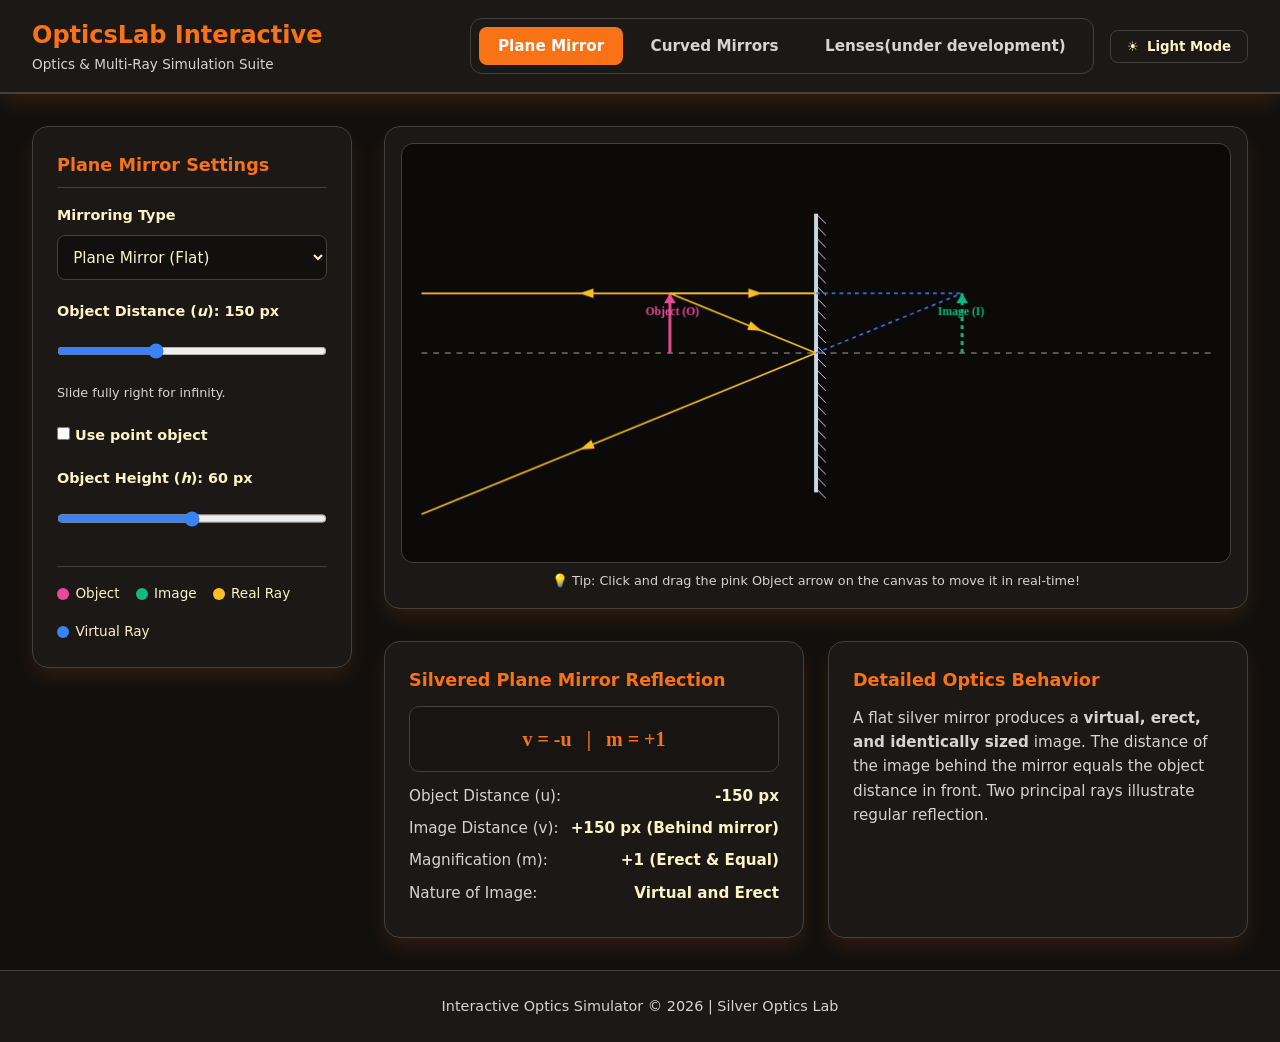
<file: Physics/Optics.html>
<!DOCTYPE html>
<html lang="en" data-theme="dark">
<head>
    <meta charset="UTF-8">
    <meta name="viewport" content="width=device-width, initial-scale=1.0">
    <title>Interactive Optics Lab: Reflection & Refraction</title>
    <style>
        /* Warm Orangish Theme Variables (Dark & Light) */
        :root {
            --bg-color: #12100e;
            --card-bg: #1c1815;
            --text-color: #fef3c7;
            --text-muted: #d6d3d1;
            --accent-color: #f97316;
            --accent-hover: #ea580c;
            --slider-color: #3b82f6;
            --border-color: #44403c;
            --canvas-bg: #0c0a09;
            --ray-real: #fbbf24;
            --ray-virtual: #3b82f6;
            --object-color: #ec4899;
            --image-color: #10b981;
            --axis-color: #78716c;
            --silver-metal: #cbd5e1;
            --silver-shine: #f8fafc;
            --formula-bg: #181412;
            --nav-bg: #1c1815;
            --shadow: 0 10px 20px -3px rgba(249, 115, 22, 0.15);
        }

        [data-theme="light"] {
            --bg-color: #fffaf5;
            --card-bg: #ffffff;
            --text-color: #292524;
            --text-muted: #78716c;
            --accent-color: #ea580c;
            --accent-hover: #c2410c;
            --slider-color: #2563eb;
            --border-color: #fed7aa;
            --canvas-bg: #fff7ed;
            --ray-real: #d97706;
            --ray-virtual: #2563eb;
            --object-color: #db2777;
            --image-color: #059669;
            --axis-color: #d6d3d1;
            --silver-metal: #94a3b8;
            --silver-shine: #64748b;
            --formula-bg: #ffedd5;
            --nav-bg: #ffffff;
            --shadow: 0 10px 15px -3px rgba(234, 88, 12, 0.1);
        }

        * {
            box-sizing: border-box;
            margin: 0;
            padding: 0;
            font-family: 'Segoe UI', system-ui, -apple-system, sans-serif;
            transition: background-color 0.3s ease, color 0.3s ease, border-color 0.3s ease;
        }

        body {
            background-color: var(--bg-color);
            color: var(--text-color);
            line-height: 1.6;
            display: flex;
            flex-direction: column;
            min-height: 100vh;
        }

        header {
            background-color: var(--nav-bg);
            border-bottom: 2px solid var(--border-color);
            padding: 1rem 2rem;
            display: flex;
            justify-content: space-between;
            align-items: center;
            position: sticky;
            top: 0;
            z-index: 1000;
            box-shadow: var(--shadow);
        }

        .logo-area h1 {
            font-size: 1.5rem;
            color: var(--accent-color);
            font-weight: 700;
        }

        .logo-area p {
            font-size: 0.85rem;
            color: var(--text-muted);
        }

        .controls-top {
            display: flex;
            gap: 1rem;
            align-items: center;
        }

        .theme-toggle {
            background: var(--card-bg);
            border: 1px solid var(--border-color);
            color: var(--text-color);
            padding: 0.5rem 1rem;
            border-radius: 8px;
            cursor: pointer;
            font-weight: 600;
            display: flex;
            align-items: center;
            gap: 0.5rem;
        }

        .theme-toggle:hover {
            border-color: var(--accent-color);
        }

        .nav-tabs {
            display: flex;
            gap: 0.5rem;
            background: var(--card-bg);
            padding: 0.5rem;
            border-radius: 12px;
            border: 1px solid var(--border-color);
        }

        .tab-btn {
            background: transparent;
            border: none;
            color: var(--text-muted);
            padding: 0.6rem 1.2rem;
            border-radius: 8px;
            cursor: pointer;
            font-weight: 600;
            font-size: 0.95rem;
        }

        .tab-btn.active {
            background: var(--accent-color);
            color: #ffffff;
        }

        main {
            flex: 1;
            max-width: 1400px;
            width: 100%;
            margin: 0 auto;
            padding: 2rem;
            display: grid;
            grid-template-columns: 320px 1fr;
            gap: 2rem;
        }

        @media(max-width: 1024px) {
            main {
                grid-template-columns: 1fr;
            }
        }

        .sidebar {
            background: var(--card-bg);
            border: 1px solid var(--border-color);
            border-radius: 16px;
            padding: 1.5rem;
            height: fit-content;
            box-shadow: var(--shadow);
        }

        .sidebar h3 {
            font-size: 1.1rem;
            margin-bottom: 1rem;
            color: var(--accent-color);
            border-bottom: 1px solid var(--border-color);
            padding-bottom: 0.5rem;
        }

        .control-group {
            margin-bottom: 1.25rem;
        }

        .control-group label {
            display: block;
            font-size: 0.9rem;
            font-weight: 600;
            margin-bottom: 0.5rem;
            color: var(--text-color);
        }

        select, input[type="range"] {
            width: 100%;
            padding: 0.7rem;
            background: var(--bg-color);
            border: 1px solid var(--border-color);
            color: var(--text-color);
            border-radius: 8px;
            font-size: 0.95rem;
        }

        input[type="range"] {
            accent-color: var(--slider-color);
            cursor: pointer;
        }

        .workspace {
            display: flex;
            flex-direction: column;
            gap: 2rem;
        }

        .canvas-container {
            background: var(--card-bg);
            border: 1px solid var(--border-color);
            border-radius: 16px;
            padding: 1rem;
            position: relative;
            box-shadow: var(--shadow);
            display: flex;
            flex-direction: column;
            align-items: center;
        }

        canvas {
            background: var(--canvas-bg);
            border-radius: 12px;
            width: 100%;
            max-width: 850px;
            height: 420px;
            cursor: grab;
            border: 1px solid var(--border-color);
        }

        canvas:active {
            cursor: grabbing;
        }

        .canvas-instructions {
            font-size: 0.8rem;
            color: var(--text-muted);
            margin-top: 0.5rem;
            text-align: center;
        }

        .info-grid {
            display: grid;
            grid-template-columns: 1fr 1fr;
            gap: 1.5rem;
        }

        @media(max-width: 768px) {
            .info-grid {
                grid-template-columns: 1fr;
            }
        }

        .card {
            background: var(--card-bg);
            border: 1px solid var(--border-color);
            border-radius: 16px;
            padding: 1.5rem;
            box-shadow: var(--shadow);
        }

        .card h4 {
            color: var(--accent-color);
            margin-bottom: 0.75rem;
            font-size: 1.1rem;
            display: flex;
            align-items: center;
            gap: 0.5rem;
        }

        .formula-box {
            background: var(--formula-bg);
            border: 1px solid var(--border-color);
            padding: 1rem;
            border-radius: 10px;
            text-align: center;
            font-family: 'Cambria Math', 'Times New Roman', serif;
            font-size: 1.25rem;
            margin: 0.75rem 0;
            color: var(--accent-color);
            font-weight: bold;
        }

        .stat-row {
            display: flex;
            justify-content: space-between;
            margin-bottom: 0.5rem;
            font-size: 0.95rem;
        }

        .stat-label {
            color: var(--text-muted);
        }

        .stat-val {
            font-weight: 600;
        }

        .explanation-text {
            color: var(--text-muted);
            font-size: 0.95rem;
            margin-top: 0.5rem;
        }

        .legend {
            display: flex;
            flex-wrap: wrap;
            gap: 1rem;
            margin-top: 1rem;
            padding-top: 1rem;
            border-top: 1px solid var(--border-color);
            font-size: 0.85rem;
        }

        .legend-item {
            display: flex;
            align-items: center;
            gap: 0.4rem;
        }

        .legend-dot {
            width: 12px;
            height: 12px;
            border-radius: 50%;
        }

        footer {
            text-align: center;
            padding: 1.5rem;
            border-top: 1px solid var(--border-color);
            color: var(--text-muted);
            font-size: 0.9rem;
            background: var(--nav-bg);
            margin-top: auto;
        }
    </style>
</head>
<body>

    <header>
        <div class="logo-area">
            <h1>OpticsLab Interactive</h1>
            <p>Optics & Multi-Ray Simulation Suite</p>
        </div>
        <div class="controls-top">
            <div class="nav-tabs">
                <button class="tab-btn active" data-category="plane" onclick="switchCategory('plane')">Plane Mirror</button>
                <button class="tab-btn" data-category="curved" onclick="switchCategory('curved')">Curved Mirrors</button>
                <button class="tab-btn" data-category="lens" onclick="switchCategory('lens')">Lenses(under development)</button>
            </div>
            <button class="theme-toggle" onclick="toggleTheme()">
                <span id="themeIcon">☀️</span> <span id="themeText">Light Mode</span>
            </button>
        </div>
    </header>

    <main>
        <aside class="sidebar">
            <h3 id="panelTitle">Plane Mirror Settings</h3>
            
            <div class="control-group" id="groupSubCategory">
                <label id="subCatLabel">Mirroring Type</label>
                <select id="subCategorySelect" onchange="updateSimulation()">
                    <option value="plane">Plane Mirror (Flat)</option>
                </select>
            </div>

            <div class="control-group">
                <label>Object Distance (<i>u</i>): <span id="uVal">150</span></label>
                <input type="range" id="objectDist" min="60" max="321" value="150" oninput="updateSimulation()" aria-label="Object distance; move fully right for infinity">
                <small class="canvas-instructions">Slide fully right for infinity.</small>
            </div>

            <div class="control-group">
                <label><input type="checkbox" id="pointObject" onchange="updateSimulation()"> Use point object</label>
            </div>

            <div class="control-group">
                <label><span id="heightLabel">Object Height (<i>h</i>)</span>: <span id="hVal">60</span> px</label>
                <input type="range" id="objectHeight" min="20" max="100" value="60" oninput="updateSimulation()">
            </div>

            <div class="control-group" id="focalGroup" style="display:none;">
                <label>Focal Length (<i>f</i>): <span id="fVal">100</span> px</label>
                <input type="range" id="focalLength" min="60" max="180" value="100" oninput="updateSimulation()">
            </div>

            <div class="control-group" id="refIndexGroup" style="display:none;">
                <label>Refractive Index (<i>n</i>): <span id="nVal">1.5</span></label>
                <input type="range" id="refIndex" min="1.1" max="2.5" step="0.1" value="1.5" oninput="updateSimulation()">
            </div>

            <div class="legend">
                <div class="legend-item"><div class="legend-dot" style="background:var(--object-color)"></div>Object</div>
                <div class="legend-item"><div class="legend-dot" style="background:var(--image-color)"></div>Image</div>
                <div class="legend-item"><div class="legend-dot" style="background:var(--ray-real)"></div>Real Ray</div>
                <div class="legend-item"><div class="legend-dot" style="background:var(--ray-virtual)"></div>Virtual Ray</div>
            </div>
        </aside>

        <div class="workspace">
            <div class="canvas-container">
                <canvas id="opticsCanvas" width="850" height="420"></canvas>
                <div class="canvas-instructions">💡 Tip: Click and drag the pink Object arrow on the canvas to move it in real-time!</div>
            </div>

            <div class="info-grid">
                <div class="card">
                    <h4 id="caseTitle">Physics Formulas</h4>
                    <div class="formula-box" id="formulaDisplay">--</div>
                    <div id="dynamicFormulas"></div>
                </div>

                <div class="card">
                    <h4>Detailed Optics Behavior</h4>
                    <p class="explanation-text" id="explanationText">
                        Select a category and adjust parameters to observe multiple principal light rays converging or diverging through silver optical components.
                    </p>
                </div>
            </div>
        </div>
    </main>

    <footer>
        Interactive Optics Simulator &copy; 2026 | Silver Optics Lab
    </footer>

    <script>
        function toggleTheme() {
            const html = document.documentElement;
            const currentTheme = html.getAttribute('data-theme');
            const newTheme = currentTheme === 'dark' ? 'light' : 'dark';
            html.setAttribute('data-theme', newTheme);
            
            document.getElementById('themeIcon').textContent = newTheme === 'dark' ? '☀️' : '🌙';
            document.getElementById('themeText').textContent = newTheme === 'dark' ? 'Light Mode' : 'Dark Mode';
            draw();
        }

        let currentCategory = 'plane';
        let isDragging = false;

        const canvas = document.getElementById('opticsCanvas');
        const ctx = canvas.getContext('2d');

        const subCategorySelect = document.getElementById('subCategorySelect');
        const subCatLabel = document.getElementById('subCatLabel');
        const groupSubCategory = document.getElementById('groupSubCategory');
        const focalGroup = document.getElementById('focalGroup');
        const refIndexGroup = document.getElementById('refIndexGroup');
        const panelTitle = document.getElementById('panelTitle');

        const objDistInput = document.getElementById('objectDist');
        const objHeightInput = document.getElementById('objectHeight');
        const pointObjectInput = document.getElementById('pointObject');
        const heightLabel = document.getElementById('heightLabel');
        const focalLengthInput = document.getElementById('focalLength');
        const refIndexInput = document.getElementById('refIndex');

        const uValSpan = document.getElementById('uVal');
        const hValSpan = document.getElementById('hVal');
        const fValSpan = document.getElementById('fVal');
        const nValSpan = document.getElementById('nVal');

        const caseTitle = document.getElementById('caseTitle');
        const formulaDisplay = document.getElementById('formulaDisplay');
        const dynamicFormulas = document.getElementById('dynamicFormulas');
        const explanationText = document.getElementById('explanationText');

        function switchCategory(category) {
            currentCategory = category;
            document.querySelectorAll('.tab-btn').forEach(btn => btn.classList.remove('active'));
            const activeBtn = document.querySelector(`.tab-btn[data-category="${category}"]`);
            if (activeBtn) {
                activeBtn.classList.add('active');
            }

            subCategorySelect.innerHTML = '';
            focalGroup.style.display = 'none';
            refIndexGroup.style.display = 'none';

            if (category === 'plane') {
                panelTitle.textContent = 'Plane Mirror Settings';
                subCatLabel.textContent = 'Reflection Type';
                groupSubCategory.style.display = 'block';
                subCategorySelect.innerHTML = `<option value="plane">Silvered Flat Mirror</option>`;
            } else if (category === 'curved') {
                panelTitle.textContent = 'Spherical Mirror Settings';
                subCatLabel.textContent = 'Mirror Type';
                groupSubCategory.style.display = 'block';
                focalGroup.style.display = 'block';
                subCategorySelect.innerHTML = `
                    <option value="concave">Concave Mirror (Converging)</option>
                    <option value="convex">Convex Mirror (Diverging)</option>
                `;
            } else if (category === 'lens') {
                panelTitle.textContent = 'Lens Settings';
                subCatLabel.textContent = 'Lens Type';
                groupSubCategory.style.display = 'block';
                focalGroup.style.display = 'block';
                refIndexGroup.style.display = 'block';
                subCategorySelect.innerHTML = `
                    <option value="biconvex">Biconvex (Converging)</option>
                    <option value="biconcave">Biconcave (Diverging)</option>
                    <option value="planoconvex">Plano-Convex</option>
                    <option value="planoconcave">Plano-Concave</option>
                    <option value="concavoconvex">Concavo-Convex (Meniscus)</option>
                    <option value="convexoconcave">Convexo-Concave (Meniscus)</option>
                `;
            }

            updateSimulation();
        }

        function updateSimulation() {
            const atInfinity = Number(objDistInput.value) === Number(objDistInput.max);
            uValSpan.textContent = atInfinity ? '∞' : `${objDistInput.value} px`;
            hValSpan.textContent = objHeightInput.value;
            heightLabel.innerHTML = pointObjectInput.checked ? 'Point Height' : 'Object Height (<i>h</i>)';
            fValSpan.textContent = focalLengthInput.value;
            nValSpan.textContent = refIndexInput.value;
            draw();
        }

        function getOpticsParams() {
            const atInfinity = Number(objDistInput.value) === Number(objDistInput.max);
            const u = atInfinity ? Infinity : parseFloat(objDistInput.value);
            const h = parseFloat(objHeightInput.value);
            const f = parseFloat(focalLengthInput.value);
            const n = parseFloat(refIndexInput.value);
            const subType = subCategorySelect.value;
            const originX = canvas.width / 2;
            const originY = canvas.height / 2;
            return { u, h, f, n, subType, originX, originY, atInfinity, isPointObject: pointObjectInput.checked };
        }

        function draw() {
            ctx.clearRect(0, 0, canvas.width, canvas.height);
            const params = getOpticsParams();
            drawPrincipalAxis(params.originX, params.originY);

            if (currentCategory === 'plane') {
                drawPlaneMirrorSimulation(params);
            } else if (currentCategory === 'curved') {
                drawCurvedMirrorSimulation(params);
            } else if (currentCategory === 'lens') {
                drawLensSimulation(params);
            }
        }

        function drawPrincipalAxis(ox, oy) {
            const cssComputed = getComputedStyle(document.documentElement);
            ctx.strokeStyle = cssComputed.getPropertyValue('--axis-color').trim();
            ctx.lineWidth = 1.5;
            ctx.setLineDash([6, 6]);
            ctx.beginPath();
            ctx.moveTo(20, oy);
            ctx.lineTo(canvas.width - 20, oy);
            ctx.stroke();
            ctx.setLineDash([]);
        }

        // ==================== 1. PLANE MIRROR ====================
        function drawPlaneMirrorSimulation(p) {
            const mirrorX = p.originX;
            const objX = p.atInfinity ? 30 : mirrorX - p.u;
            const objY = p.originY - p.h;
            const imgX = mirrorX + p.u;
            const imgY = objY;

            // Silver Mirror Surface
            const silverColor = getComputedStyle(document.documentElement).getPropertyValue('--silver-metal').trim();
            ctx.strokeStyle = silverColor;
            ctx.lineWidth = 4;
            ctx.beginPath();
            ctx.moveTo(mirrorX, p.originY - 140);
            ctx.lineTo(mirrorX, p.originY + 140);
            ctx.stroke();

            // Silver Hatching (Back side)
            ctx.lineWidth = 1;
            for (let y = p.originY - 140; y <= p.originY + 140; y += 12) {
                ctx.beginPath();
                ctx.moveTo(mirrorX, y);
                ctx.lineTo(mirrorX + 10, y + 10);
                ctx.stroke();
            }

            const rayReal = getComputedStyle(document.documentElement).getPropertyValue('--ray-real').trim();
            const rayVirtual = getComputedStyle(document.documentElement).getPropertyValue('--ray-virtual').trim();

            if (p.atInfinity) {
                drawPointObject(objX, p.originY, 'Object at infinity');
                [-40, 40].forEach((offset) => {
                    const hitY = p.originY + offset;
                    drawRayLine(20, hitY, mirrorX, hitY, rayReal);
                    drawRayLine(mirrorX, hitY, 20, hitY, rayReal);
                    drawDashedRayLine(mirrorX, hitY, canvas.width - 20, hitY, rayVirtual);
                });
                caseTitle.textContent = 'Silvered Plane Mirror Reflection';
                formulaDisplay.innerHTML = `v = −u &nbsp;&nbsp;|&nbsp;&nbsp; m = +1`;
                dynamicFormulas.innerHTML = `
                    <div class="stat-row"><span class="stat-label">Object Distance (u):</span><span class="stat-val">∞</span></div>
                    <div class="stat-row"><span class="stat-label">Image Distance (v):</span><span class="stat-val">∞ (Behind mirror)</span></div>
                    <div class="stat-row"><span class="stat-label">Magnification (m):</span><span class="stat-val">+1 (Erect & Equal)</span></div>
                    <div class="stat-row"><span class="stat-label">Nature of Image:</span><span class="stat-val">Virtual and Erect</span></div>
                `;
                explanationText.innerHTML = 'Parallel rays from an object at infinity reflect from a plane mirror and appear to meet at infinity behind the mirror.';
                return;
            }

            drawOpticalObject(objX, p.originY, objY, getComputedStyle(document.documentElement).getPropertyValue('--object-color').trim(), 'Object (O)', p.isPointObject);
            drawOpticalObject(imgX, p.originY, imgY, getComputedStyle(document.documentElement).getPropertyValue('--image-color').trim(), 'Image (I)', p.isPointObject, true);

            const hitYs = [objY, p.originY];
            hitYs.forEach((hitY) => {
                const slope = (imgY - hitY) / (imgX - mirrorX);
                const reflectedEndY = hitY + slope * (20 - mirrorX);
                drawRayLine(objX, objY, mirrorX, hitY, rayReal);
                drawRayLine(mirrorX, hitY, 20, reflectedEndY, rayReal);
                drawDashedRayLine(mirrorX, hitY, imgX, imgY, rayVirtual);
            });

            caseTitle.textContent = "Silvered Plane Mirror Reflection";
            formulaDisplay.innerHTML = `v = -u &nbsp;&nbsp;|&nbsp;&nbsp; m = +1`;
            dynamicFormulas.innerHTML = `
                <div class="stat-row"><span class="stat-label">Object Distance (u):</span><span class="stat-val">-${p.u} px</span></div>
                <div class="stat-row"><span class="stat-label">Image Distance (v):</span><span class="stat-val">+${p.u} px (Behind mirror)</span></div>
                <div class="stat-row"><span class="stat-label">Magnification (m):</span><span class="stat-val">+1 (Erect & Equal)</span></div>
                <div class="stat-row"><span class="stat-label">Nature of Image:</span><span class="stat-val">Virtual and Erect</span></div>
            `;
            explanationText.innerHTML = `
                A flat silver mirror produces a <b>virtual, erect, and identically sized</b> image. The distance of the image behind the mirror equals the object distance in front. Two principal rays illustrate regular reflection.
            `;
        }

        // ==================== 2. CURVED MIRRORS ====================
        function drawCurvedMirrorSimulation(p) {
            const mirrorX = p.originX;
            const isConcave = p.subType === 'concave';
            // Correct sign conventions: Concave mirror has real focus in front (-f), Convex has virtual focus behind (+f)
            const f = isConcave ? -p.f : p.f; 
            const R = 2 * Math.abs(f);

            const silverColor = getComputedStyle(document.documentElement).getPropertyValue('--silver-metal').trim();
            // Draw the reflecting surface as a paraxial parabola with focal length f.
            ctx.strokeStyle = silverColor;
            ctx.lineWidth = 4;
            ctx.beginPath();
            for (let y = -120; y <= 120; y += 2) {
                const surfaceX = mirrorX + (isConcave ? -1 : 1) * (y * y) / (4 * p.f);
                if (y === -120) {
                    ctx.moveTo(surfaceX, p.originY + y);
                } else {
                    ctx.lineTo(surfaceX, p.originY + y);
                }
            }
            ctx.stroke();

            // Hatch the non-reflecting side of each mirror.
            ctx.lineWidth = 1;
            for (let y = p.originY - 120; y <= p.originY + 120; y += 12) {
                const offset = y - p.originY;
                const surfaceX = mirrorX + (isConcave ? -1 : 1) * (offset * offset) / (4 * p.f);
                ctx.beginPath();
                ctx.moveTo(surfaceX + 2, y);
                ctx.lineTo(surfaceX + 12, y + 8);
                ctx.stroke();
            }

            // Focal & Center points markers
            const fPtX = mirrorX + f;
            const cPtX = mirrorX + (isConcave ? -R : R);
            drawPointMarker(fPtX, p.originY, 'F');
            drawPointMarker(cPtX, p.originY, 'C');

            if (p.atInfinity) {
                const rayReal = getComputedStyle(document.documentElement).getPropertyValue('--ray-real').trim();
                const rayVirtual = getComputedStyle(document.documentElement).getPropertyValue('--ray-virtual').trim();
                const objectX = 30;
                const focusX = mirrorX + f;
                drawPointObject(objectX, p.originY, 'Object at infinity');
                [-40, 40].forEach((offset) => {
                    const hitY = p.originY + offset;
                    const hitX = mirrorX + (isConcave ? -1 : 1) * (offset * offset) / (4 * p.f);
                    drawRayLine(20, hitY, hitX, hitY, rayReal);
                    const reflectedY = hitY + (20 - hitX) * (p.originY - hitY) / (focusX - hitX);
                    drawRayLine(hitX, hitY, 20, reflectedY, rayReal);
                    if (!isConcave) {
                        drawDashedRayLine(hitX, hitY, focusX, p.originY, rayVirtual);
                    }
                });
                if (Number.isFinite(focusX)) {
                    drawPointObject(focusX, p.originY, isConcave ? 'Image at F' : 'Virtual image at F', getComputedStyle(document.documentElement).getPropertyValue('--image-color').trim());
                }
                caseTitle.textContent = isConcave ? 'Silvered Concave Mirror (Converging)' : 'Silvered Convex Mirror (Diverging)';
                formulaDisplay.innerHTML = `<sup>1</sup>&frasl;<sub>f</sub> = <sup>1</sup>&frasl;<sub>v</sub> + <sup>1</sup>&frasl;<sub>u</sub>`;
                dynamicFormulas.innerHTML = `
                    <div class="stat-row"><span class="stat-label">Object Distance (u):</span><span class="stat-val">∞</span></div>
                    <div class="stat-row"><span class="stat-label">Focal Length (f):</span><span class="stat-val">${Math.abs(f)} px</span></div>
                    <div class="stat-row"><span class="stat-label">Image Distance (v):</span><span class="stat-val">${Math.abs(f)} px</span></div>
                    <div class="stat-row"><span class="stat-label">Nature:</span><span class="stat-val">${isConcave ? 'Real & Inverted' : 'Virtual & Erect'}</span></div>
                `;
                explanationText.innerHTML = isConcave
                    ? 'Parallel rays from an object at infinity converge at the real focus of the concave mirror.'
                    : 'Parallel rays reflected by a convex mirror diverge as if they came from its virtual focus.';
                return;
            }

            // Mirror Formula: 1/f = 1/v + 1/u  => v = (f * u_signed) / (u_signed - f)
            const uSigned = -p.u; // Object is in front (-u)
            const denominator = uSigned - f;
            const v = denominator === 0 ? -Infinity : (f * uSigned) / denominator;
            const m = -v / uSigned;

            const objX = mirrorX + uSigned;
            const objY = p.originY - p.h;
            const imgX = mirrorX + v;
            const imgY = p.originY - (p.h * m);

            drawOpticalObject(objX, p.originY, objY, getComputedStyle(document.documentElement).getPropertyValue('--object-color').trim(), 'Object', p.isPointObject);

            let isVirtual = isConcave ? (v > 0) : true; // Convex always virtual, concave virtual when u < f
            let imageLabel = isVirtual ? 'Virtual Image (I)' : 'Real Image (I)';
            
            if (Number.isFinite(imgX) && Number.isFinite(imgY) && Math.abs(imgX - mirrorX) < canvas.width * 1.5) {
                drawOpticalObject(imgX, p.originY, imgY, getComputedStyle(document.documentElement).getPropertyValue('--image-color').trim(), imageLabel, p.isPointObject, isVirtual);
            }

            // Draw 2 Principal Rays for Curved Mirrors
            drawCurvedMirrorRays(mirrorX, p.originY, objX, objY, f, v, imgX, imgY, isConcave, isVirtual);

            caseTitle.textContent = isConcave ? "Silvered Concave Mirror (Converging)" : "Silvered Convex Mirror (Diverging)";
            formulaDisplay.innerHTML = `<sup>1</sup>&frasl;<sub>f</sub> = <sup>1</sup>&frasl;<sub>v</sub> + <sup>1</sup>&frasl;<sub>u</sub> &nbsp;&nbsp;|&nbsp;&nbsp; m = − <sup>v</sup>&frasl;<sub>u</sub>`;
            
            let caseDesc = "";
            if (isConcave) {
                if (Math.abs(uSigned) < Math.abs(f)) {
                    caseDesc = "Object between Pole and Focus (u < f). Forms an enlarged, upright, and virtual image behind the mirror.";
                } else if (Math.abs(uSigned) === Math.abs(f)) {
                    caseDesc = "Object at Focus (u = f). Reflected rays are parallel; image is formed at infinity.";
                } else if (Math.abs(uSigned) < R) {
                    caseDesc = "Object between Focus and Center (f < u < 2f). Forms a real, inverted, magnified image beyond C.";
                } else if (Math.abs(uSigned) === R) {
                    caseDesc = "Object at Center of Curvature (u = 2f). Forms a real, inverted image of identical size at C.";
                } else {
                    caseDesc = "Object beyond Center of Curvature (u > 2f). Forms a real, inverted, diminished image between F and C.";
                }
            } else {
                caseDesc = "A convex mirror always diverges parallel and incident light, forming a diminished, upright, virtual image behind the mirror.";
            }

            dynamicFormulas.innerHTML = `
                <div class="stat-row"><span class="stat-label">Object Dist (u):</span><span class="stat-val">-${p.u} px</span></div>
                <div class="stat-row"><span class="stat-label">Focal Length (f):</span><span class="stat-val">${Math.abs(f)} px</span></div>
                <div class="stat-row"><span class="stat-label">Image Dist (v):</span><span class="stat-val">${Number.isFinite(v) ? `${Math.round(v)} px` : 'Infinity'}</span></div>
                <div class="stat-row"><span class="stat-label">Magnification (m):</span><span class="stat-val">${m.toFixed(2)}</span></div>
                <div class="stat-row"><span class="stat-label">Nature:</span><span class="stat-val">${Number.isFinite(v) ? (isVirtual ? 'Virtual & Erect' : 'Real & Inverted') : 'At Infinity (Parallel Rays)'}</span></div>
            `;
            explanationText.innerHTML = caseDesc;
        }

        function drawCurvedMirrorRays(mx, oy, ox, oy_obj, f, v, ix, iy, isConcave, isVirtual) {
            const rayReal = getComputedStyle(document.documentElement).getPropertyValue('--ray-real').trim();
            const rayVirtual = getComputedStyle(document.documentElement).getPropertyValue('--ray-virtual').trim();
            const leftEdge = 20;
            const surfaceXAt = (y) => mx + (isConcave ? -1 : 1) * ((y - oy) * (y - oy)) / (4 * Math.abs(f));
            const isObjectAtFocus = isConcave && !Number.isFinite(v);
            const firstHitX = surfaceXAt(oy_obj);
            const focusX = mx + f;
            const focusRaySlope = isObjectAtFocus ? (oy - oy_obj) / (focusX - firstHitX) : 0;

            [oy_obj, oy].forEach((hitY) => {
                const hitX = surfaceXAt(hitY);
                drawRayLine(ox, oy_obj, hitX, hitY, rayReal);

                const outgoingSlope = isObjectAtFocus
                    ? focusRaySlope
                    : Number.isFinite(v) ? (iy - hitY) / (ix - hitX) : 0;
                const outgoingY = hitY + (leftEdge - hitX) * outgoingSlope;
                drawRayLine(hitX, hitY, leftEdge, outgoingY, rayReal);
                if (isVirtual && Number.isFinite(ix) && Number.isFinite(iy)) {
                    drawDashedRayLine(hitX, hitY, ix, iy, rayVirtual);
                }
            });
        }

        function getLensBoundsAtY(subType, lensX, originY, y) {
            const ratio = Math.max(-1, Math.min(1, (y - originY) / 120));
            const curve = 1 - ratio * ratio;
            if (subType === 'biconvex') {
                return { left: lensX - 30 * curve, right: lensX + 30 * curve };
            }
            if (subType === 'biconcave') {
                return { left: lensX - 18 + 15 * curve, right: lensX + 18 - 15 * curve };
            }
            if (subType === 'planoconvex') {
                return { left: lensX - 12, right: lensX - 12 + 23.5 * curve };
            }
            if (subType === 'planoconcave') {
                return { left: lensX - 12, right: lensX + 20 - 16 * curve };
            }
            if (subType === 'concavoconvex') {
                return { left: lensX - 12 + 14 * curve, right: lensX + 12 + 16 * curve };
            }
            return { left: lensX - 18 + 18 * curve, right: lensX + 18 - 7 * curve };
        }

        // ==================== 3. LENSES ====================
        function drawLensSimulation(p) {
            const lensX = p.originX;
            const subType = p.subType;
            const isConvexType = ['biconvex', 'planoconvex', 'concavoconvex'].includes(subType);
            // Focal length sign
            const f = isConvexType ? p.f : -p.f;

            const silverColor = getComputedStyle(document.documentElement).getPropertyValue('--silver-metal').trim();

            // Draw Specialized Lens Shapes
            ctx.strokeStyle = silverColor;
            ctx.lineWidth = 3;
            ctx.fillStyle = silverColor;

            ctx.beginPath();
            if (subType === 'biconvex') {
                ctx.moveTo(lensX, p.originY - 120);
                ctx.quadraticCurveTo(lensX - 30, p.originY, lensX, p.originY + 120);
                ctx.quadraticCurveTo(lensX + 30, p.originY, lensX, p.originY - 120);
                ctx.closePath();
            } else if (subType === 'biconcave') {
                ctx.moveTo(lensX - 18, p.originY - 120);
                ctx.quadraticCurveTo(lensX + 12, p.originY, lensX - 18, p.originY + 120);
                ctx.lineTo(lensX + 18, p.originY + 120);
                ctx.quadraticCurveTo(lensX - 12, p.originY, lensX + 18, p.originY - 120);
                ctx.closePath();
            } else if (subType === 'planoconvex') {
                ctx.moveTo(lensX - 12, p.originY - 120);
                ctx.lineTo(lensX - 12, p.originY + 120);
                ctx.quadraticCurveTo(lensX + 35, p.originY, lensX - 12, p.originY - 120);
            } else if (subType === 'planoconcave') {
                ctx.moveTo(lensX + 20, p.originY - 120);
                ctx.quadraticCurveTo(lensX - 12, p.originY, lensX + 20, p.originY + 120);
                ctx.lineTo(lensX - 12, p.originY + 120);
                ctx.lineTo(lensX - 12, p.originY - 120);
                ctx.closePath();
            } else if (subType === 'concavoconvex') {
                ctx.moveTo(lensX - 12, p.originY - 120);
                ctx.quadraticCurveTo(lensX + 16, p.originY, lensX - 12, p.originY + 120);
                ctx.lineTo(lensX + 12, p.originY + 120);
                ctx.quadraticCurveTo(lensX + 44, p.originY, lensX + 12, p.originY - 120);
                ctx.closePath();
            } else if (subType === 'convexoconcave') {
                ctx.moveTo(lensX - 18, p.originY - 120);
                ctx.quadraticCurveTo(lensX + 18, p.originY, lensX - 18, p.originY + 120);
                ctx.lineTo(lensX + 18, p.originY + 120);
                ctx.quadraticCurveTo(lensX + 4, p.originY, lensX + 18, p.originY - 120);
                ctx.closePath();
            }
            ctx.globalAlpha = 0.2;
            ctx.fill();
            ctx.globalAlpha = 1;
            ctx.stroke();

            // Focal markers
            drawPointMarker(lensX - Math.abs(f), p.originY, 'F₁');
            drawPointMarker(lensX + Math.abs(f), p.originY, 'F₂');

            if (p.atInfinity) {
                const imageX = lensX + f;
                drawPointObject(30, p.originY, 'Object at infinity');
                drawPointObject(imageX, p.originY, isConvexType ? 'Image at F₂' : 'Virtual image at F₁', getComputedStyle(document.documentElement).getPropertyValue('--image-color').trim());
                drawLensInfinityRays(lensX, p.originY, p.subType, f, isConvexType);
                caseTitle.textContent = `${subType.toUpperCase()} Lens Refraction`;
                formulaDisplay.innerHTML = `<sup>1</sup>&frasl;<sub>f</sub> = <sup>1</sup>&frasl;<sub>v</sub> − <sup>1</sup>&frasl;<sub>u</sub>`;
                dynamicFormulas.innerHTML = `
                    <div class="stat-row"><span class="stat-label">Object Dist (u):</span><span class="stat-val">∞</span></div>
                    <div class="stat-row"><span class="stat-label">Focal Length (f):</span><span class="stat-val">${Math.abs(f)} px</span></div>
                    <div class="stat-row"><span class="stat-label">Image Dist (v):</span><span class="stat-val">${Math.abs(f)} px</span></div>
                    <div class="stat-row"><span class="stat-label">Refractive Index (n):</span><span class="stat-val">${p.n}</span></div>
                `;
                explanationText.innerHTML = isConvexType
                    ? `Parallel rays from an object at infinity converge at the focal point of this lens (n = ${p.n}).`
                    : `Parallel rays from an object at infinity diverge as if they came from the virtual focal point of this lens (n = ${p.n}).`;
                return;
            }

            // Lens Formula: 1/f = 1/v - 1/u => v = (f * u_signed) / (u_signed + f)
            const uSigned = -p.u;
            const denominator = uSigned + f;
            const v = denominator === 0 ? Infinity : (f * uSigned) / denominator;
            const m = v / uSigned;

            const objX = lensX + uSigned;
            const objY = p.originY - p.h;
            const imgX = lensX + v;
            const imgY = p.originY - (p.h * m);

            drawOpticalObject(objX, p.originY, objY, getComputedStyle(document.documentElement).getPropertyValue('--object-color').trim(), 'Object', p.isPointObject);

            let isVirtual = v < 0;
            let imageLabel = isVirtual ? 'Virtual Image (I)' : 'Real Image (I)';
            if (Number.isFinite(imgX) && Number.isFinite(imgY)) {
                drawOpticalObject(imgX, p.originY, imgY, getComputedStyle(document.documentElement).getPropertyValue('--image-color').trim(), imageLabel, p.isPointObject, isVirtual);
            }

            // Draw 2 Principal Rays for Lenses
            drawLensRays(lensX, p.originY, objX, objY, f, v, imgX, imgY, isConvexType, isVirtual, subType);

            caseTitle.textContent = `${subType.toUpperCase()} Lens Refraction`;
            formulaDisplay.innerHTML = `<sup>1</sup>&frasl;<sub>f</sub> = <sup>1</sup>&frasl;<sub>v</sub> − <sup>1</sup>&frasl;<sub>u</sub> &nbsp;&nbsp;|&nbsp;&nbsp; m = <sup>v</sup>&frasl;<sub>u</sub>`;
            
            let lensDesc = isConvexType 
                ? `Converging lens (n = ${p.n}). Bends parallel incident rays toward principal focus F₂. Forms real or virtual images depending on object distance.`
                : `Diverging lens (n = ${p.n}). Spreads incoming parallel rays outward. Always produces upright, diminished virtual images on the same side as the object.`;

            dynamicFormulas.innerHTML = `
                <div class="stat-row"><span class="stat-label">Object Dist (u):</span><span class="stat-val">-${p.u} px</span></div>
                <div class="stat-row"><span class="stat-label">Focal Length (f):</span><span class="stat-val">${Math.abs(f)} px</span></div>
                <div class="stat-row"><span class="stat-label">Image Dist (v):</span><span class="stat-val">${Number.isFinite(v) ? `${Math.round(v)} px` : 'Infinity'}</span></div>
                <div class="stat-row"><span class="stat-label">Magnification (m):</span><span class="stat-val">${m.toFixed(2)}</span></div>
                <div class="stat-row"><span class="stat-label">Refractive Index (n):</span><span class="stat-val">${p.n}</span></div>
            `;
            explanationText.innerHTML = lensDesc;
        }

        function drawLensInfinityRays(lx, oy, subType, f, isConverging) {
            const rayReal = getComputedStyle(document.documentElement).getPropertyValue('--ray-real').trim();
            const rayVirtual = getComputedStyle(document.documentElement).getPropertyValue('--ray-virtual').trim();
            const rightEdge = canvas.width - 20;

            [-40, 40].forEach((offset) => {
                const hitY = oy + offset;
                const bounds = getLensBoundsAtY(subType, lx, oy, hitY);
                drawRayLine(20, hitY, bounds.left, hitY, rayReal);
                const exitBounds = getLensBoundsAtY(subType, lx, oy, hitY);
                const focusX = lx + f;
                const endY = hitY + (rightEdge - exitBounds.right) * (oy - hitY) / (focusX - exitBounds.right);
                drawRayLine(bounds.left, hitY, exitBounds.right, hitY, rayReal);
                drawRayLine(exitBounds.right, hitY, rightEdge, endY, rayReal);
                if (!isConverging) {
                    drawDashedRayLine(exitBounds.right, hitY, focusX, oy, rayVirtual);
                }
            });
        }

        function drawLensRays(lx, oy, ox, oy_obj, f, v, ix, iy, isConvex, isVirtual, subType) {
            const rayReal = getComputedStyle(document.documentElement).getPropertyValue('--ray-real').trim();
            const rayVirtual = getComputedStyle(document.documentElement).getPropertyValue('--ray-virtual').trim();
            const rightEdge = canvas.width - 20;
            const firstHit = getLensBoundsAtY(subType, lx, oy, oy_obj);
            const firstExit = firstHit.right;
            drawRayLine(ox, oy_obj, firstHit.left, oy_obj, rayReal);
            const parallelEndY = oy_obj + (rightEdge - firstExit) * (iy - oy_obj) / (ix - firstExit);
            drawRayLine(firstExit, oy_obj, rightEdge, parallelEndY, rayReal);
            if (isVirtual) {
                drawDashedRayLine(firstExit, oy_obj, ix, iy, rayVirtual);
            }

            const targetX = isConvex ? lx - Math.abs(f) : lx + Math.abs(f);
            const incidentSlope = targetX === ox ? 0 : (oy - oy_obj) / (targetX - ox);
            const rayYAtX = (x) => oy_obj + (x - ox) * incidentSlope;
            const intersectionError = (x) => x - getLensBoundsAtY(subType, lx, oy, rayYAtX(x)).left;
            let low = lx - 60;
            let high = lx + 10;
            if (intersectionError(low) * intersectionError(high) <= 0) {
                for (let i = 0; i < 40; i += 1) {
                    const mid = (low + high) / 2;
                    if (intersectionError(low) * intersectionError(mid) <= 0) {
                        high = mid;
                    } else {
                        low = mid;
                    }
                }
            } else {
                low = lx;
            }
            const hitX = low;
            const hitY = rayYAtX(hitX);
            const exitX = getLensBoundsAtY(subType, lx, oy, hitY).right;
            drawRayLine(ox, oy_obj, hitX, hitY, rayReal);
            drawRayLine(hitX, hitY, exitX, hitY, rayReal);
            drawRayLine(exitX, hitY, rightEdge, hitY, rayReal);
            if (isVirtual) {
                drawDashedRayLine(exitX, hitY, ix, iy, rayVirtual);
            }
        }

        function drawArrow(x1, y1, x2, y2, color, label, isDashed = false) {
            ctx.strokeStyle = color;
            ctx.fillStyle = color;
            ctx.lineWidth = 3;

            if (isDashed) ctx.setLineDash([4, 4]);

            ctx.beginPath();
            ctx.moveTo(x1, y1);
            ctx.lineTo(x2, y2);
            ctx.stroke();
            ctx.setLineDash([]);

            const headLength = 10;
            const sign = y2 < y1 ? 1 : -1;

            ctx.beginPath();
            ctx.moveTo(x2, y2);
            ctx.lineTo(x2 - 6, y2 + sign * headLength);
            ctx.lineTo(x2 + 6, y2 + sign * headLength);
            ctx.closePath();
            ctx.fill();

            if (label) {
                ctx.font = 'bold 12px Segoe UI';
                ctx.fillStyle = color;
                ctx.fillText(label, x2 - 25, y2 + (sign > 0 ? 22 : -10));
            }
        }

        function drawOpticalObject(x, baseY, tipY, color, label, isPoint, isDashed = false) {
            if (isPoint) {
                drawPointObject(x, tipY, label, color);
                return;
            }
            drawArrow(x, baseY, x, tipY, color, label, isDashed);
        }

        function drawPointObject(x, y, label, color = getComputedStyle(document.documentElement).getPropertyValue('--object-color').trim()) {
            ctx.fillStyle = color;
            ctx.beginPath();
            ctx.arc(x, y, 4, 0, Math.PI * 2);
            ctx.fill();
            if (label) {
                ctx.font = 'bold 12px Segoe UI';
                ctx.fillText(label, x + 7, y - 7);
            }
        }

        function drawRayLine(x1, y1, x2, y2, color) {
            ctx.strokeStyle = color;
            ctx.lineWidth = 1.75;
            ctx.beginPath();
            ctx.moveTo(x1, y1);
            ctx.lineTo(x2, y2);
            ctx.stroke();

            const arrowX = x1 + (x2 - x1) * 0.58;
            const arrowY = y1 + (y2 - y1) * 0.58;
            const angle = Math.atan2(y2 - y1, x2 - x1);
            const headLength = 8;
            ctx.fillStyle = color;
            ctx.beginPath();
            ctx.moveTo(arrowX + Math.cos(angle) * headLength, arrowY + Math.sin(angle) * headLength);
            ctx.lineTo(arrowX + Math.cos(angle + 2.5) * headLength, arrowY + Math.sin(angle + 2.5) * headLength);
            ctx.lineTo(arrowX + Math.cos(angle - 2.5) * headLength, arrowY + Math.sin(angle - 2.5) * headLength);
            ctx.closePath();
            ctx.fill();
        }

        function drawDashedRayLine(x1, y1, x2, y2, color) {
            ctx.strokeStyle = color;
            ctx.lineWidth = 1.5;
            ctx.setLineDash([4, 4]);
            ctx.beginPath();
            ctx.moveTo(x1, y1);
            ctx.lineTo(x2, y2);
            ctx.stroke();
            ctx.setLineDash([]);
        }

        function drawPointMarker(x, y, label) {
            ctx.fillStyle = getComputedStyle(document.documentElement).getPropertyValue('--text-muted').trim();
            ctx.beginPath();
            ctx.arc(x, y, 3.5, 0, Math.PI * 2);
            ctx.fill();

            ctx.font = '11px Segoe UI';
            ctx.fillText(label, x - 6, y + 18);
        }

        canvas.addEventListener('mousedown', (e) => {
            const rect = canvas.getBoundingClientRect();
            const mouseX = e.clientX - rect.left;
            const params = getOpticsParams();
            const objX = params.originX - params.u;

            if (Math.abs(mouseX - objX) < 35) {
                isDragging = true;
            }
        });

        window.addEventListener('mousemove', (e) => {
            if (!isDragging) return;
            const rect = canvas.getBoundingClientRect();
            const mouseX = e.clientX - rect.left;
            const params = getOpticsParams();
            
            let newU = Math.round(params.originX - mouseX);
            if (newU >= 60 && newU <= 320) {
                objDistInput.value = newU;
                updateSimulation();
            }
        });

        window.addEventListener('mouseup', () => { isDragging = false; });

        window.onload = () => { updateSimulation(); };
    </script>
</body>
</html>
</file>
<file: Style.css>
/* Reset margins and base layout */
* {
  box-sizing: border-box;
  margin: 0;
  padding: 0;
}

/* Color Variables for Dark (Default) and Light Modes */
:root {
  --bg-color: #111615;
  --panel-bg: linear-gradient(125deg, rgba(216, 91, 63, 0.12), transparent 32%), radial-gradient(rgba(98, 184, 172, 0.12) 1px, transparent 1px);
  --text-color: #f3eee4;
  --subtext-color: #a6aaa3;
  --accent-color: #00bcd4;
  --btn-bg: #00bcd4;
  --btn-text: #121212;
  --btn-hover: #26c6da;
  --toggle-bg: rgba(26, 33, 31, 0.9);
  --toggle-border: rgba(216, 208, 193, 0.9);
  --toggle-text: #f3eee4;
}

body.dark-mode {
  --bg-color: #111615;
  --panel-bg: linear-gradient(125deg, rgba(216, 91, 63, 0.12), transparent 32%), radial-gradient(rgba(98, 184, 172, 0.12) 1px, transparent 1px);
  --text-color: #f3eee4;
  --subtext-color: #a6aaa3;
  --accent-color: #00bcd4;
  --btn-bg: #00bcd4;
  --btn-text: #121212;
  --btn-hover: #26c6da;
  --toggle-bg: rgba(26, 33, 31, 0.9);
  --toggle-border: rgba(216, 208, 193, 0.9);
  --toggle-text: #f3eee4;
}

body.light-mode {
  --bg-color: #f5f1e8;
  --panel-bg: linear-gradient(125deg, rgba(216, 91, 63, 0.08), transparent 32%), radial-gradient(rgba(98, 184, 172, 0.14) 1px, transparent 1px);
  --text-color: #18232c;
  --subtext-color: #64747b;
  --accent-color: #008ba3;
  --btn-bg: #008ba3;
  --btn-text: #ffffff;
  --btn-hover: #007387;
  --toggle-bg: rgba(255, 253, 248, 0.82);
  --toggle-border: #d8d0c1;
  --toggle-text: #18232c;
}

body, html {
  width: 100%;
  height: 100%;
  overflow: hidden;
  font-family: 'Segoe UI', Tahoma, Geneva, Verdana, sans-serif;
  background-color: var(--bg-color);
  background-image: var(--panel-bg);
  background-size: auto, 18px 18px;
  color: var(--text-color);
  transition: background-color 0.3s ease, color 0.3s ease;
}

/* Top-Left Mode Toggle Button */
.theme-btn {
  position: fixed;
  top: 15px;
  left: 15px;
  z-index: 100;
  background-color: var(--toggle-bg);
  color: var(--toggle-text);
  border: 1px solid var(--toggle-border);
  padding: 8px 16px;
  border-radius: 20px;
  font-size: 0.85rem;
  font-weight: 600;
  cursor: pointer;
  box-shadow: 0 2px 8px rgba(0, 0, 0, 0.2);
  transition: all 0.3s ease;
}

.theme-btn:hover {
  transform: translateY(-2px);
}

/* Main Panel covering 100% of the screen */
.main-panel {
  width: 100vw;
  height: 100vh;
  display: flex;
  align-items: center;
  justify-content: center;
  background: var(--panel-bg);
  background-size: auto, 18px 18px;
  text-align: center;
  padding: 20px;
  transition: background 0.3s ease;
}

/* Content Container */
.content-box {
  max-width: 600px;
  width: 100%;
}

.main-panel h1 {
  font-size: 2.5rem;
  color: var(--accent-color);
  margin-bottom: 12px;
  transition: color 0.3s ease;
}

.main-panel p {
  color: var(--subtext-color);
  font-size: 1.1rem;
  margin-bottom: 30px;
  transition: color 0.3s ease;
}

/* Button Group */
.button-group {
  display: flex;
  justify-content: center;
  gap: 20px;
  flex-wrap: wrap;
}

/* Navigation Buttons */
.chemistry-buttons,
.physics-buttons {
  background-color: var(--btn-bg);
  color: var(--btn-text);
  border: none;
  padding: 14px 28px;
  border-radius: 8px;
  font-size: 1.05rem;
  font-weight: 700;
  cursor: pointer;
  transition: background-color 0.2s ease, transform 0.15s ease, box-shadow 0.2s ease;
  box-shadow: 0 4px 12px rgba(0, 188, 212, 0.2);
}

.chemistry-buttons:hover,
.physics-buttons:hover {
  background-color: var(--btn-hover);
  transform: translateY(-3px);
  box-shadow: 0 6px 18px rgba(0, 188, 212, 0.4);
}

.chemistry-buttons:active,
.physics-buttons:active {
  transform: translateY(0);
}

.physics-button-group {
  margin-top: 20px;
}

.physics-buttons {
  background-color: #f57c00;
  color: var(--btn-text);
  box-shadow: 0 4px 12px rgba(245, 124, 0, 0.2);
}

.physics-buttons:hover {
  background-color: #fb8c00;
  box-shadow: 0 6px 18px rgba(245, 124, 0, 0.4);
}
</file>
